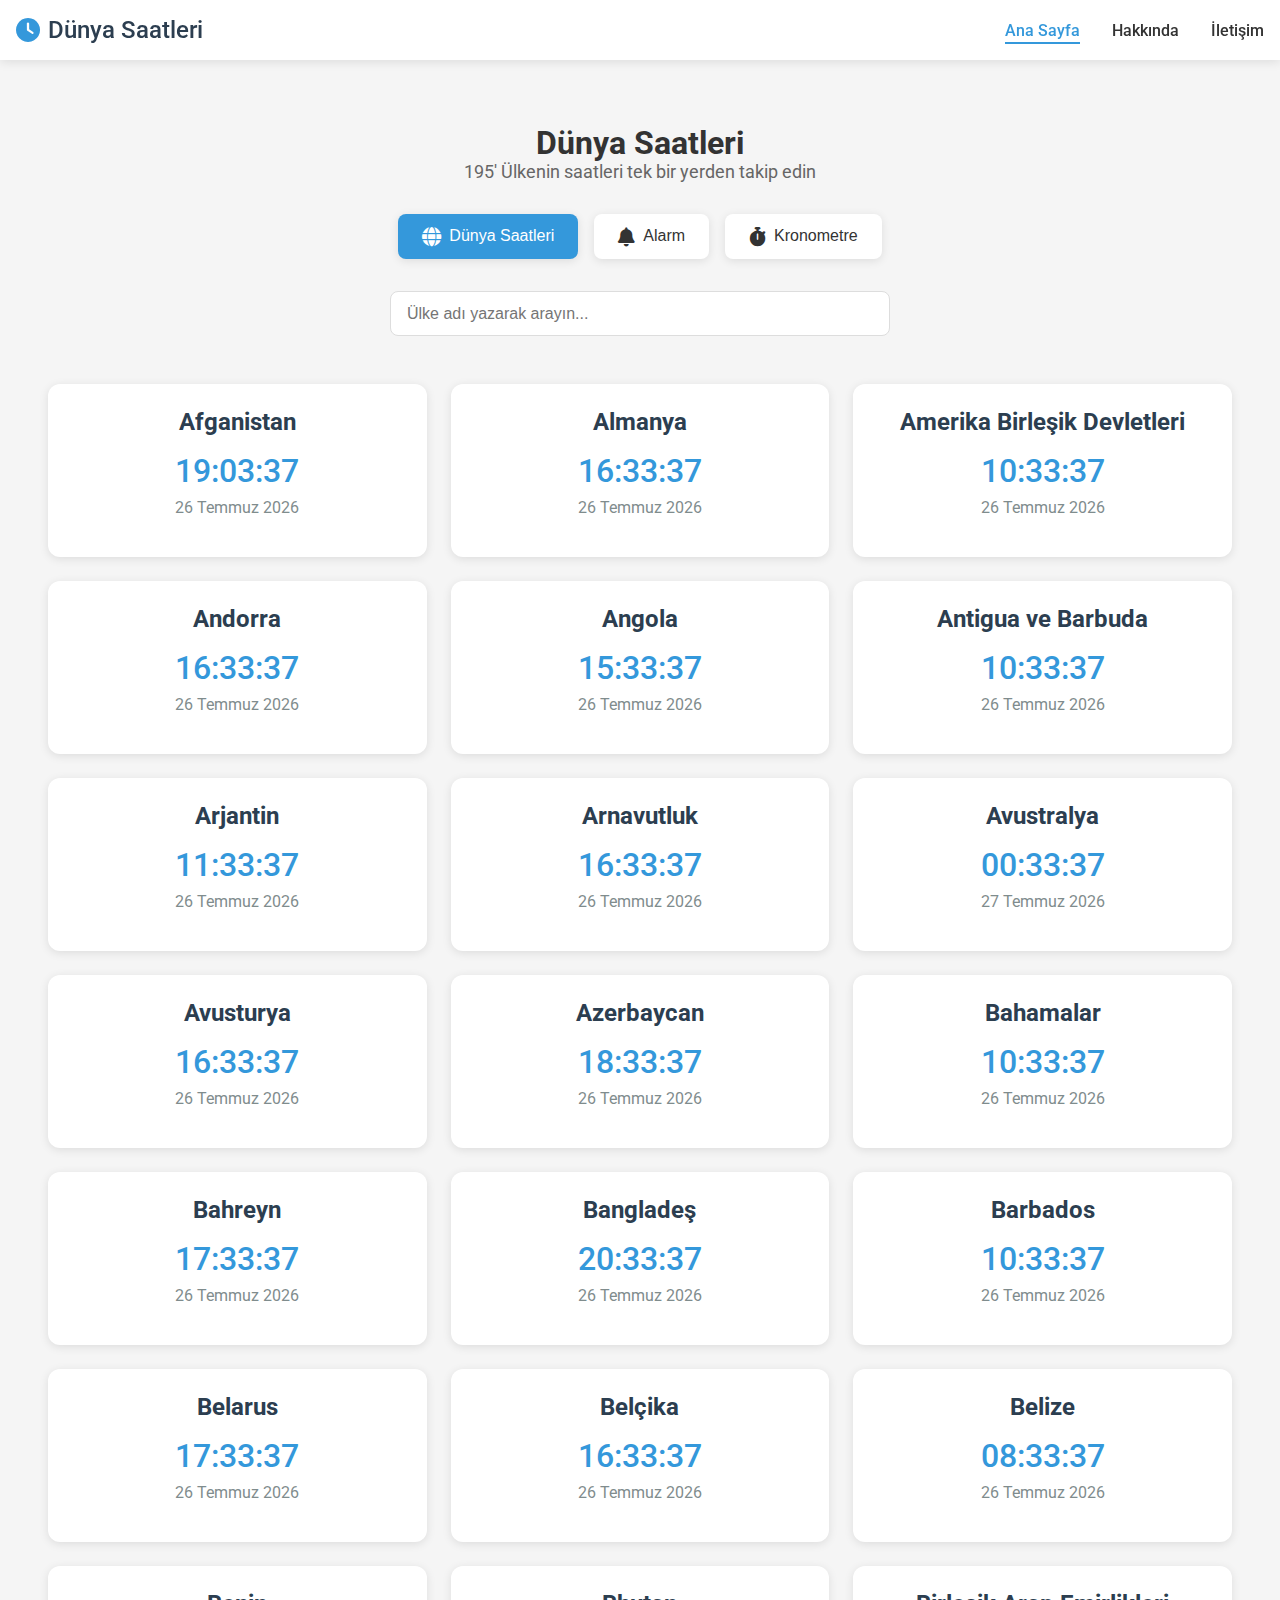
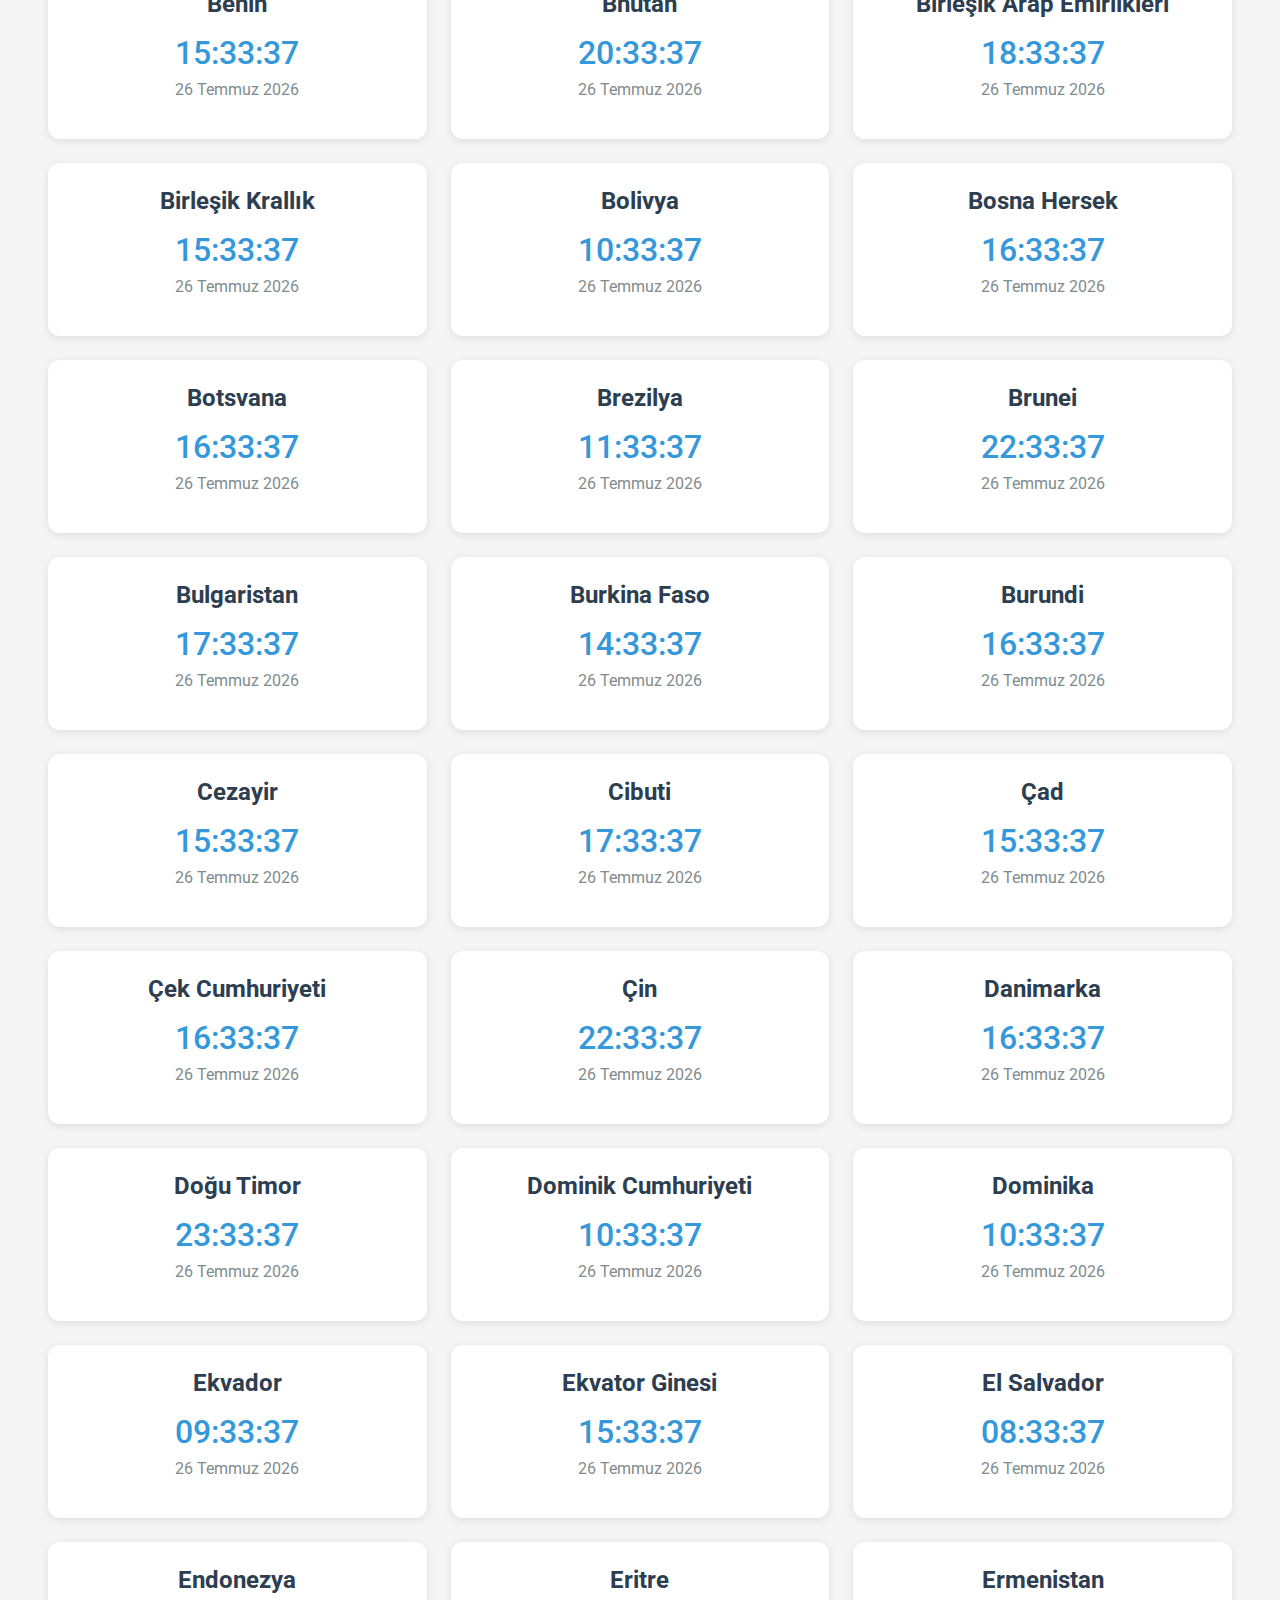
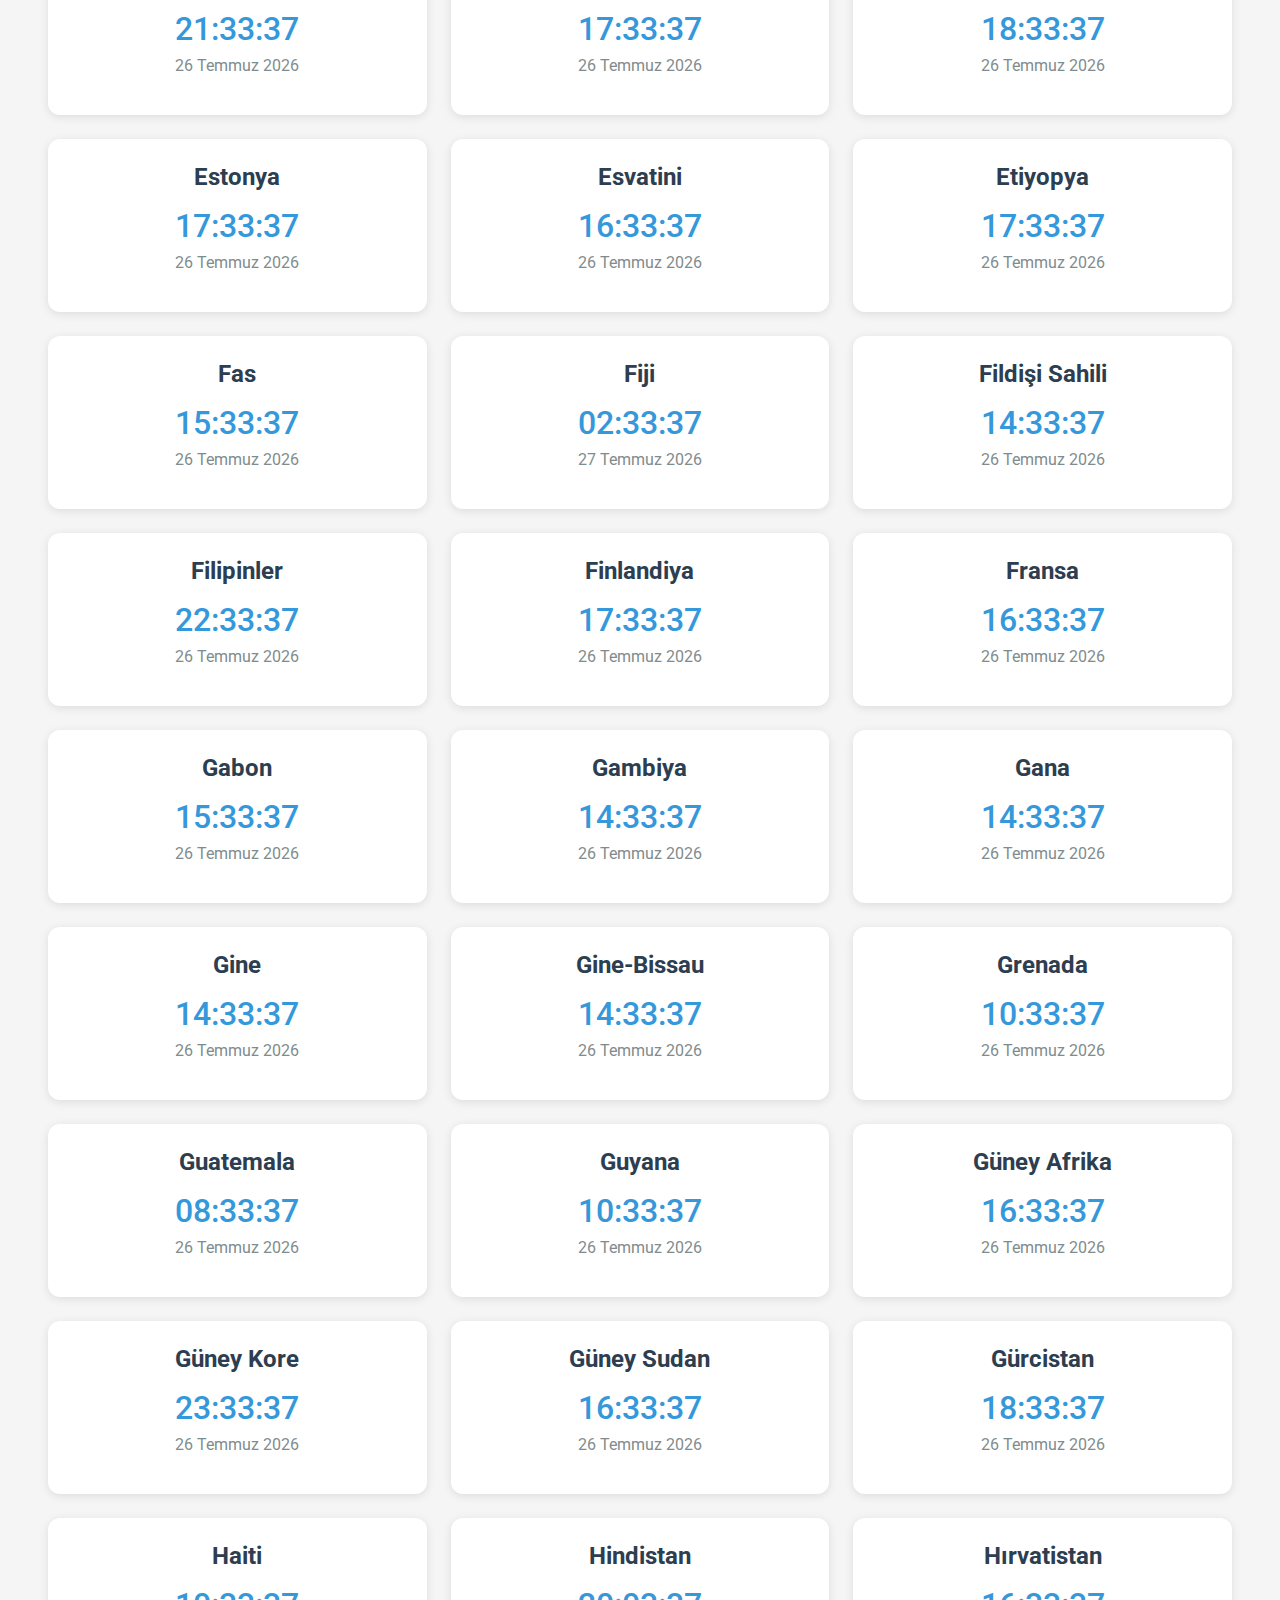
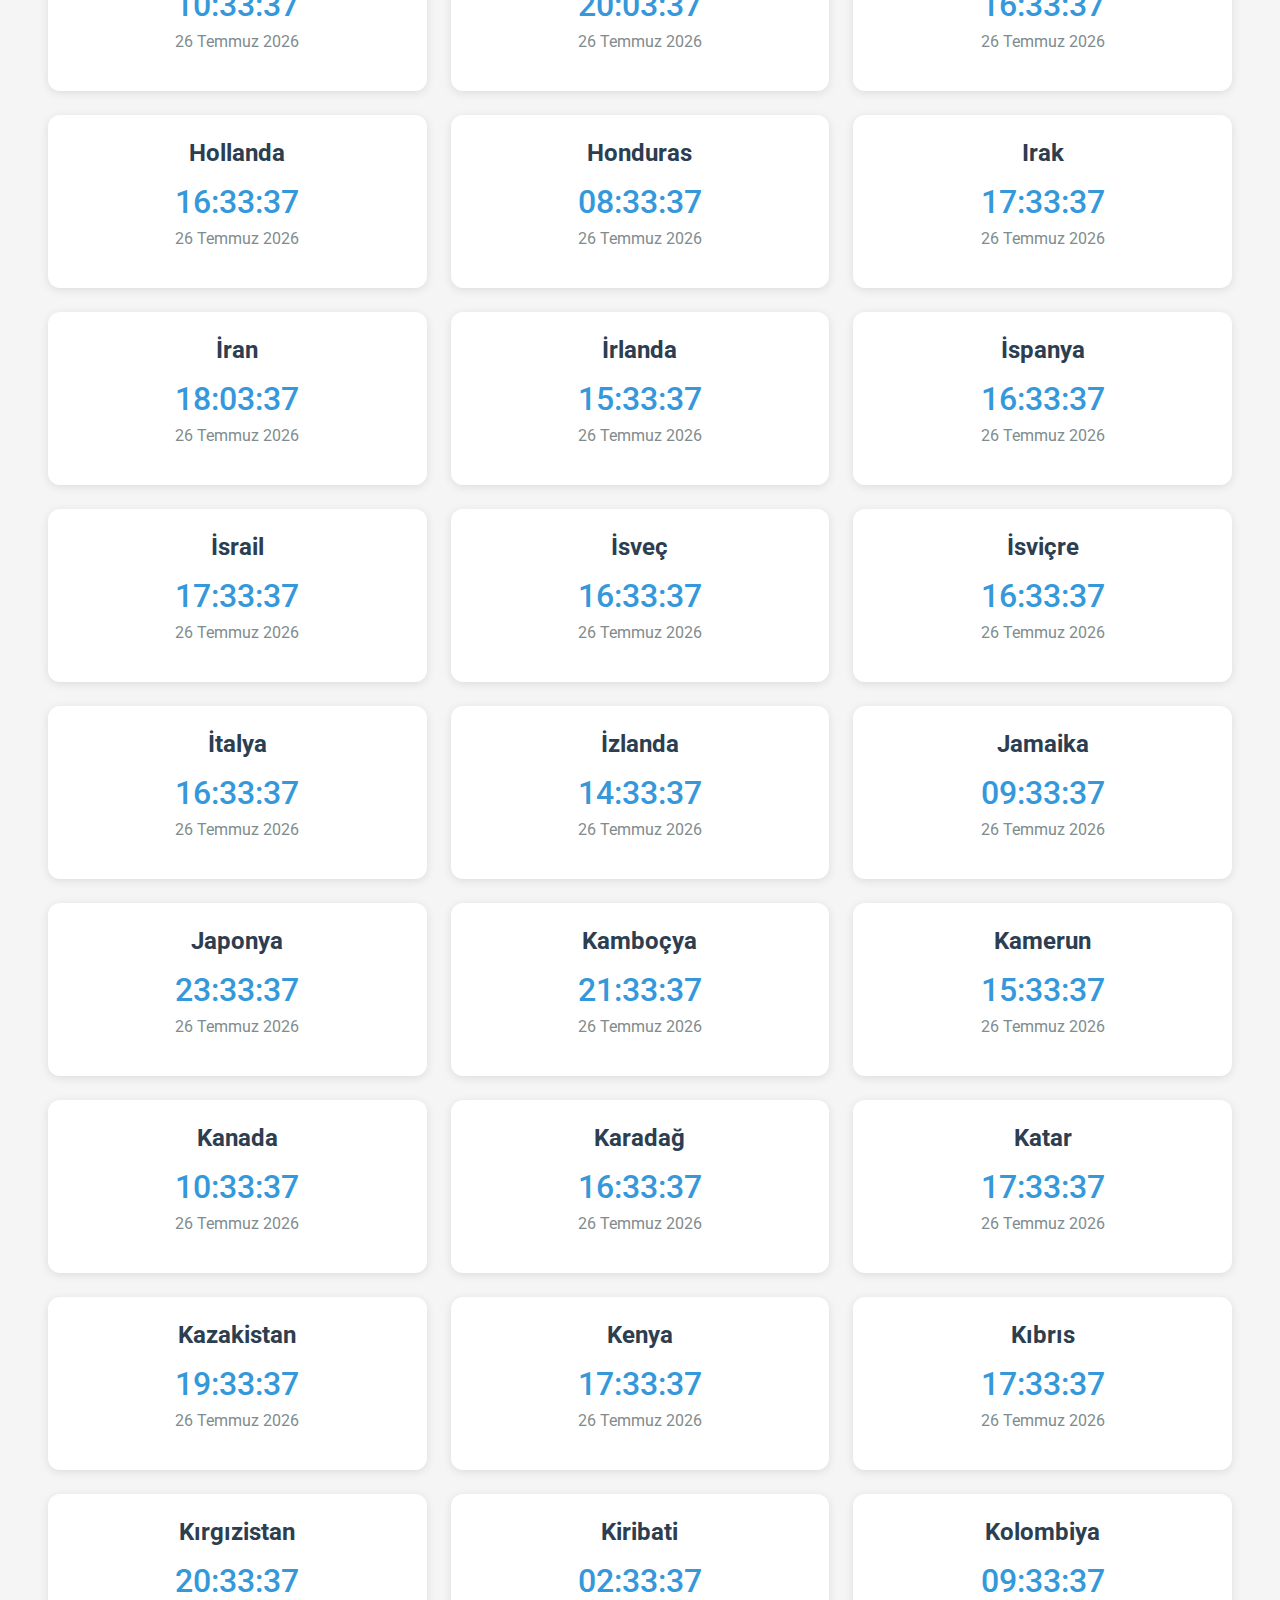
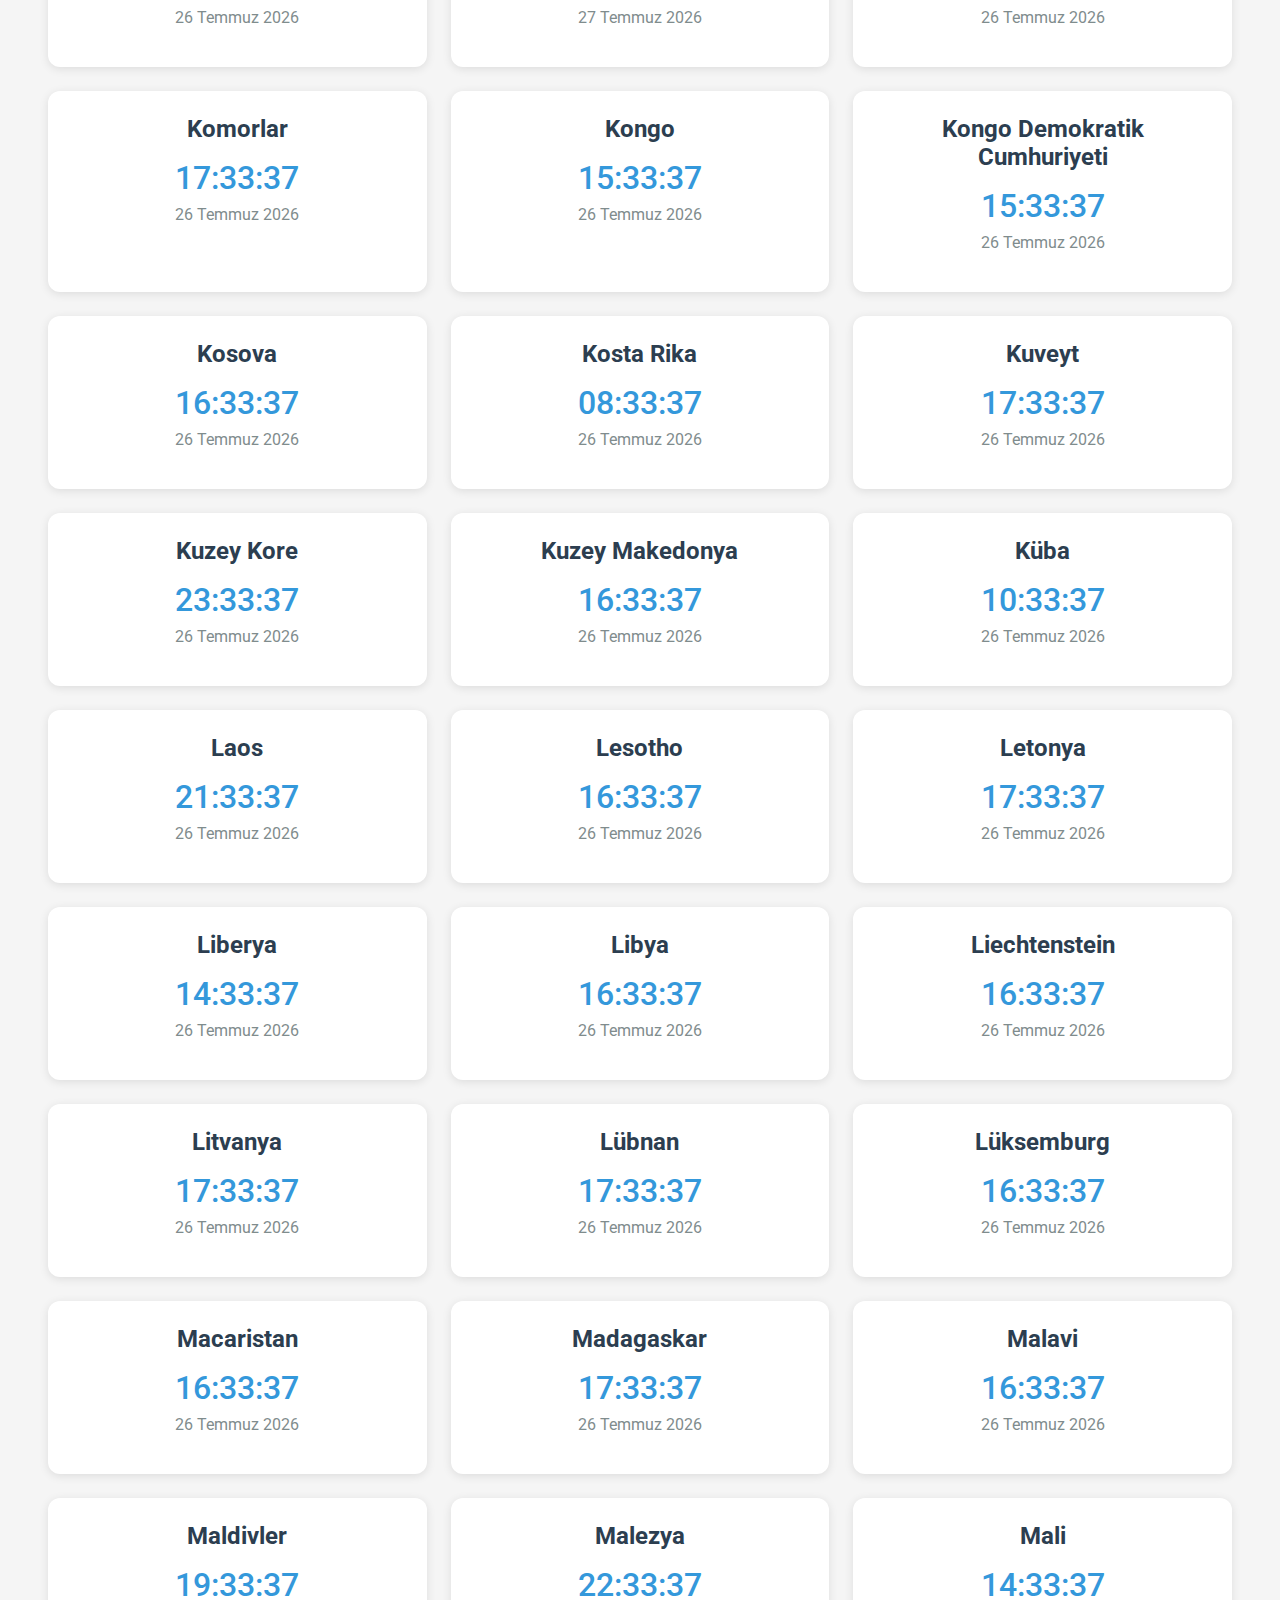
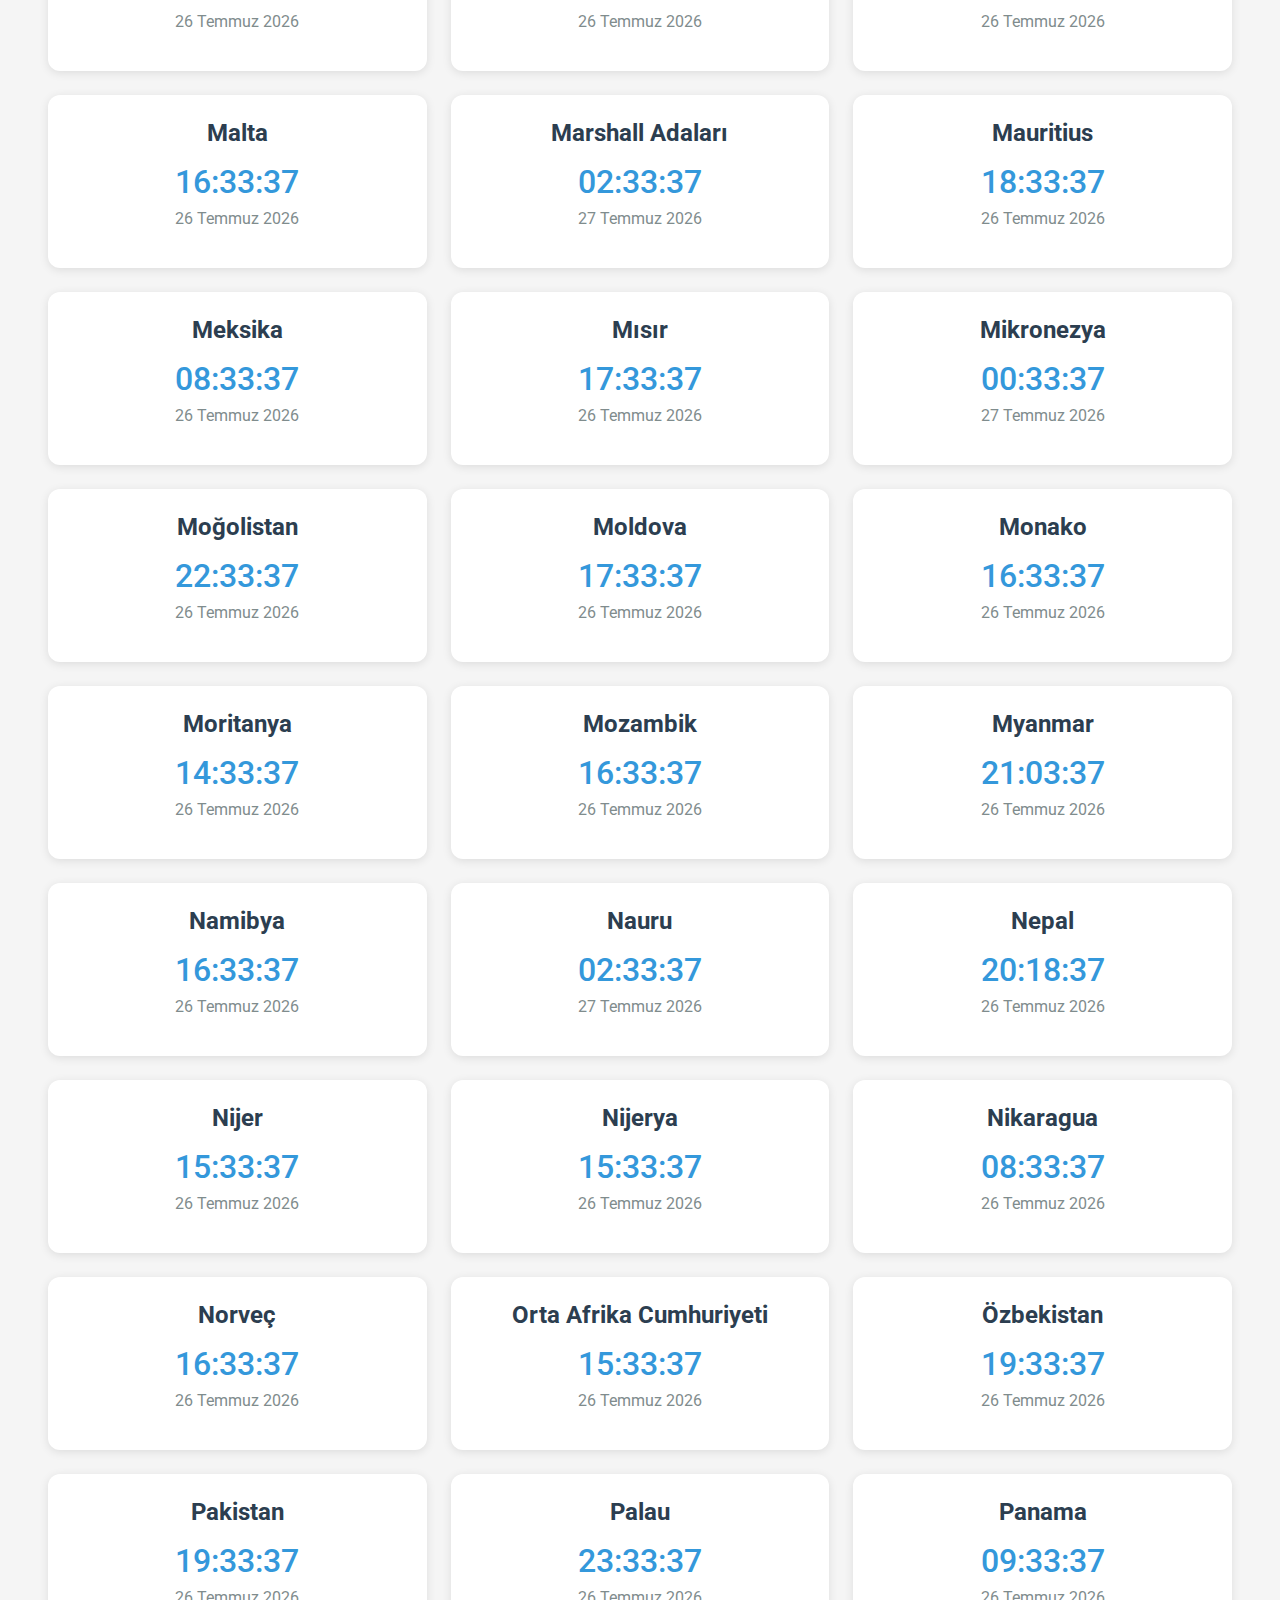
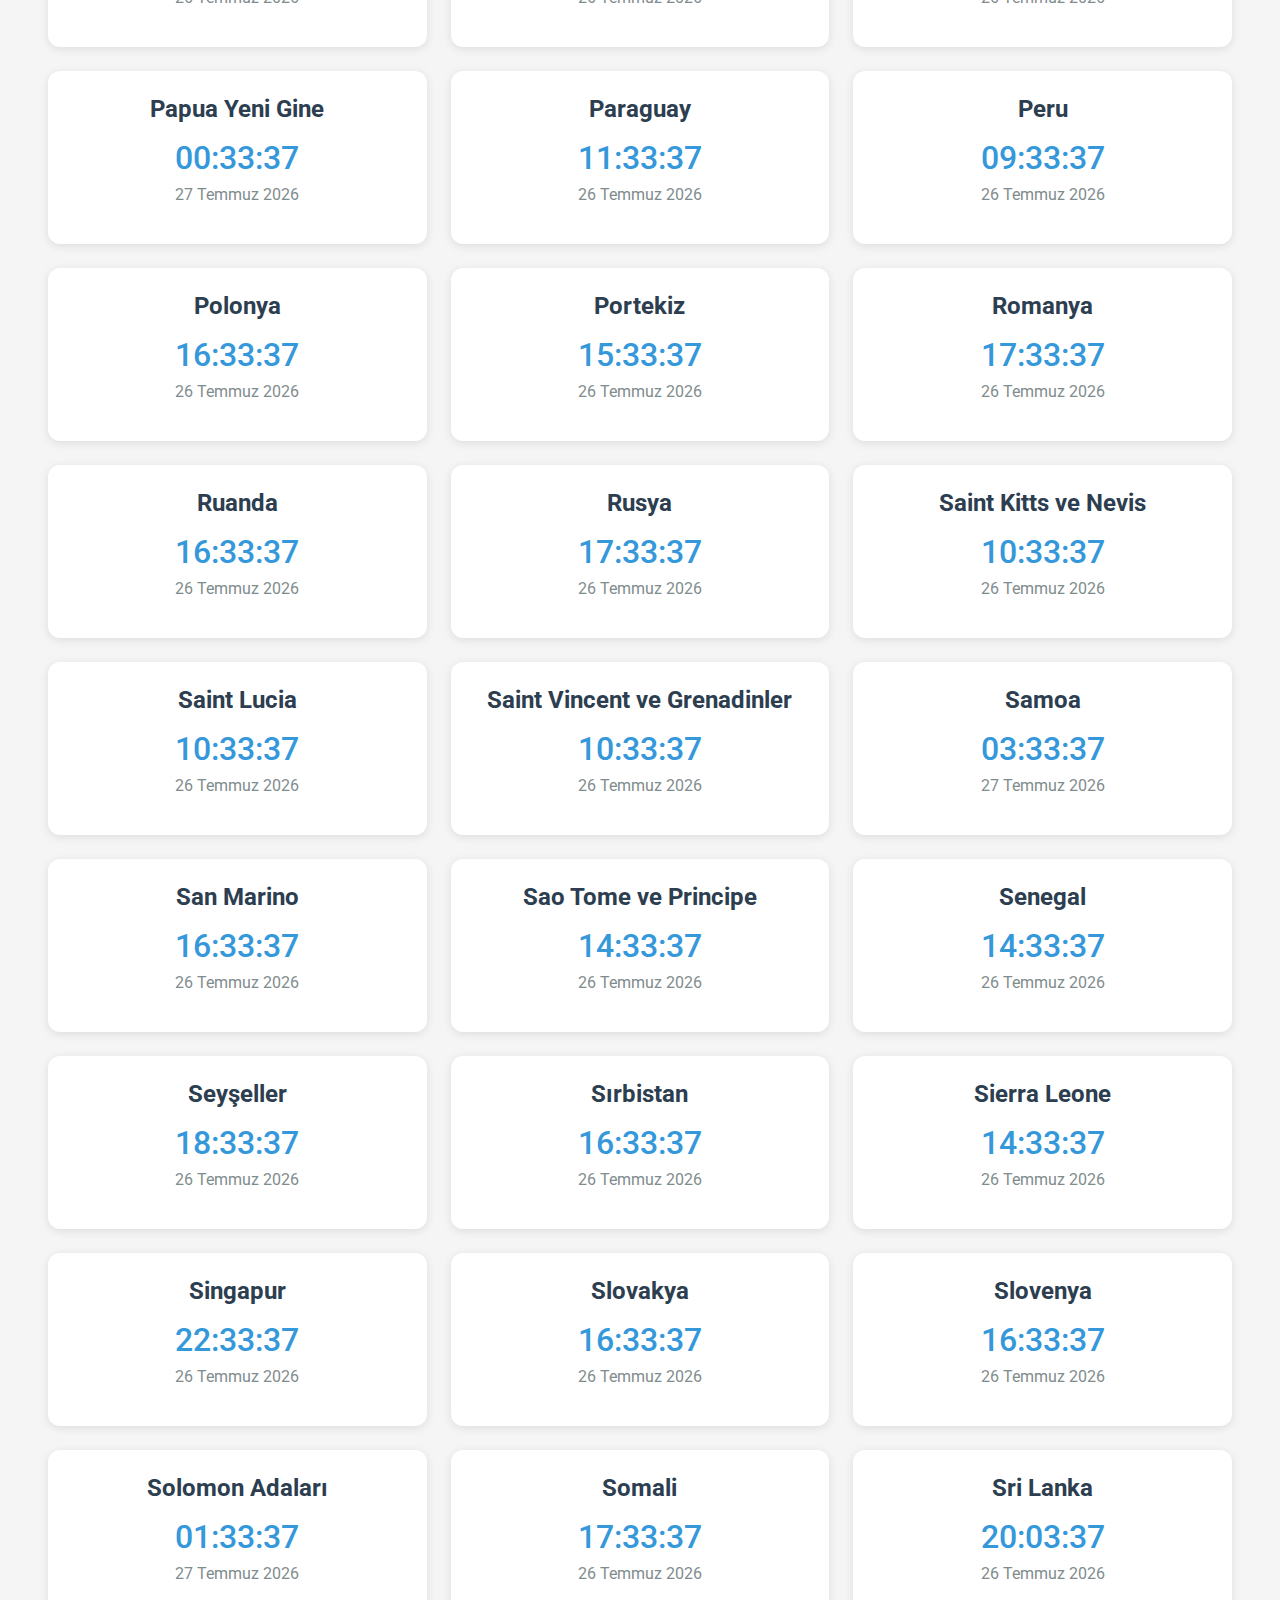
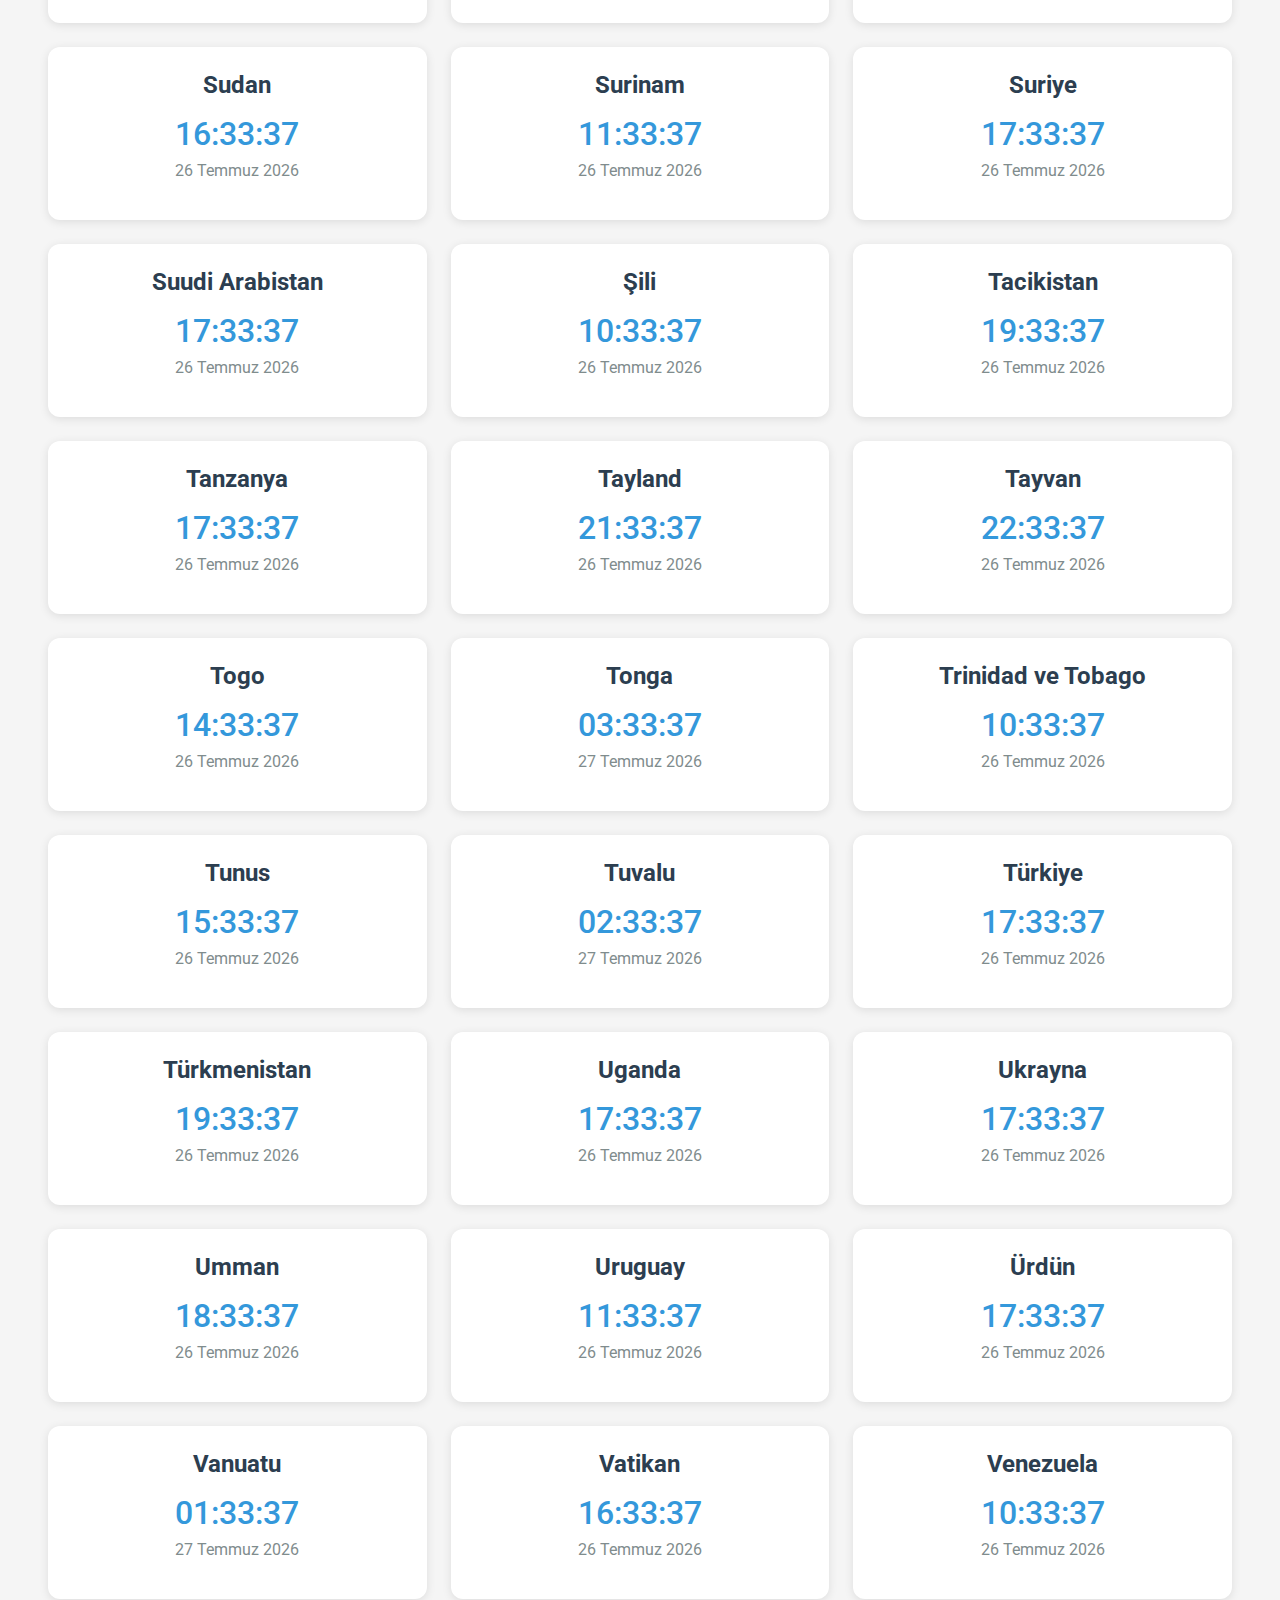
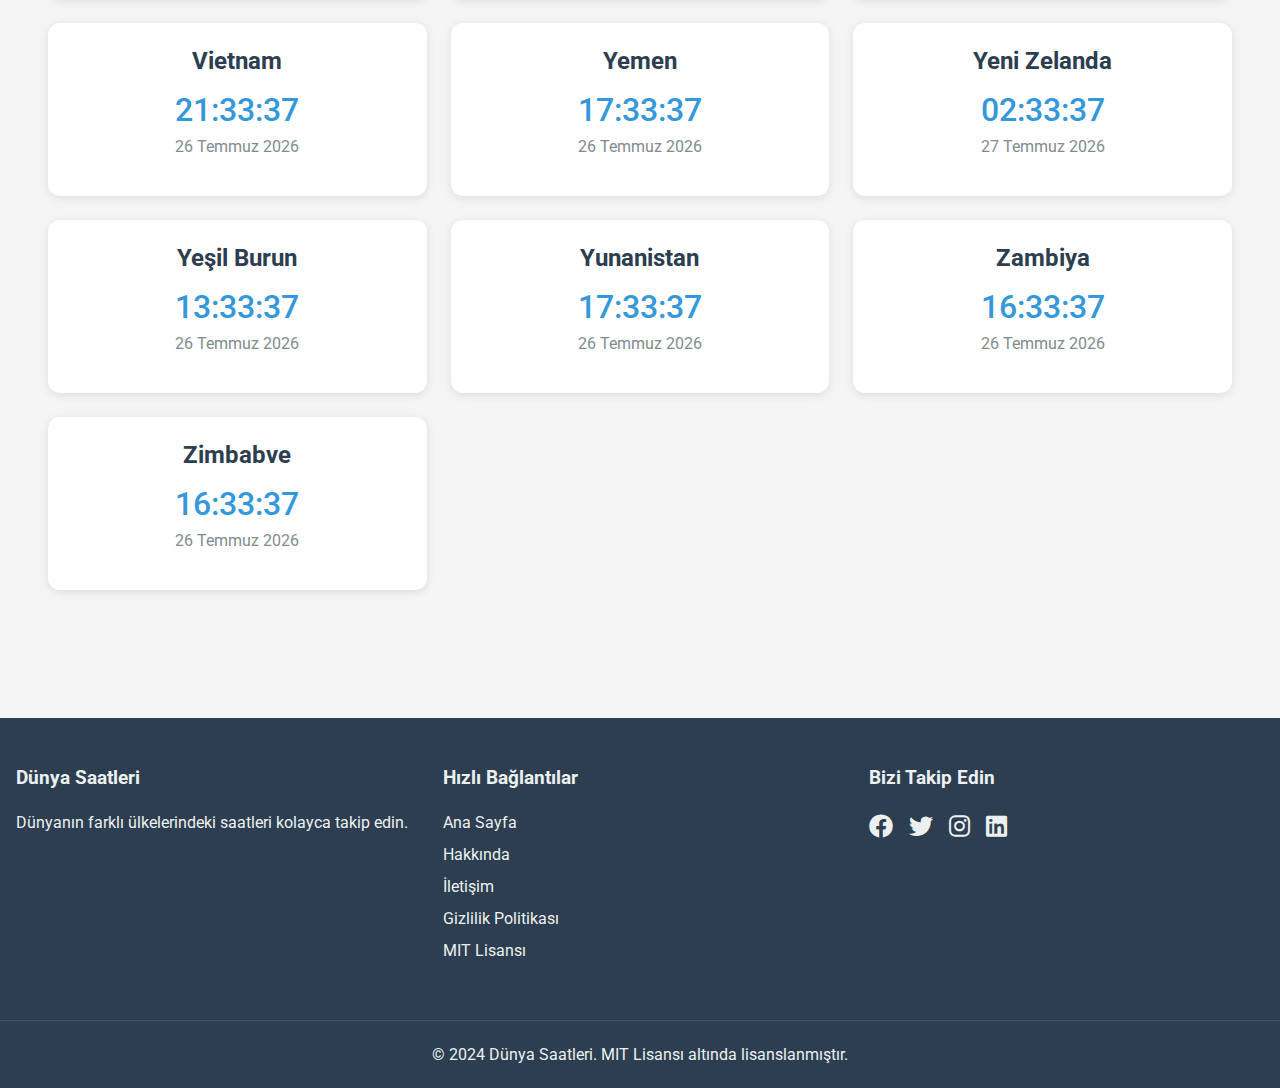
<file: index.html>
<!DOCTYPE html>
<html lang="tr">
<head>
    <meta charset="UTF-8">
    <meta name="viewport" content="width=device-width, initial-scale=1.0">
    <meta name="description" content="195 ülkenin saatlerini tek bir yerden takip edin">
    <meta name="keywords" content="dünya saatleri, saat dilimleri, alarm, kronometre">
    <meta name="author" content="Dünya Saatleri">
    <meta name="theme-color" content="#3498db">
    <meta name="apple-mobile-web-app-capable" content="yes">
    <meta name="apple-mobile-web-app-status-bar-style" content="black">
    <meta name="apple-mobile-web-app-title" content="Dünya Saatleri">
    <meta name="application-name" content="Dünya Saatleri">
    <meta name="msapplication-TileColor" content="#3498db">
    <meta name="msapplication-config" content="browserconfig.xml">
    <meta property="og:title" content="Dünya Saatleri">
    <meta property="og:description" content="195 ülkenin saatlerini tek bir yerden takip edin">
    <meta property="og:image" content="icons/icon-512x512.png">
    <meta property="og:url" content="https://dunyasaatleri.com">
    <meta name="twitter:card" content="summary_large_image">
    <meta name="license" content="MIT">
    <title>Dünya Saatleri</title>
    <link rel="stylesheet" href="style.css">
    <link href="https://fonts.googleapis.com/css2?family=Roboto:wght@300;400;500&display=swap" rel="stylesheet">
    <link rel="stylesheet" href="https://cdnjs.cloudflare.com/ajax/libs/font-awesome/6.0.0/css/all.min.css">
    <link rel="manifest" href="manifest.json">
    <link rel="icon" type="image/x-icon" href="favicon.ico">
    <link rel="apple-touch-icon" sizes="180x180" href="icons/apple-touch-icon.png">
    <link rel="icon" type="image/png" sizes="32x32" href="icons/favicon-32x32.png">
    <link rel="icon" type="image/png" sizes="16x16" href="icons/favicon-16x16.png">
    <link rel="mask-icon" href="icons/safari-pinned-tab.svg" color="#3498db">
</head>
<body>
    <nav class="main-nav">
        <div class="nav-container">
            <div class="logo">
                <a href="index.html">
                    <i class="fas fa-clock"></i>
                    <span>Dünya Saatleri</span>
                </a>
            </div>
            <ul class="nav-links">
                <li><a href="index.html" class="active">Ana Sayfa</a></li>
                <li><a href="hakkinda.html">Hakkında</a></li>
                <li><a href="iletisim.html">İletişim</a></li>
            </ul>
        </div>
    </nav>

    <div class="container">
        <header class="main-header">
            <h1>Dünya Saatleri</h1>
            <p class="subtitle">195' Ülkenin saatleri tek bir yerden takip edin</p>
            
            <div class="tools-container">
                <div class="tool-buttons">
                    <button id="showWorldClock" class="tool-btn active">
                        <i class="fas fa-globe"></i> Dünya Saatleri
                    </button>
                    <button id="showAlarm" class="tool-btn">
                        <i class="fas fa-bell"></i> Alarm
                    </button>
                    <button id="showStopwatch" class="tool-btn">
                        <i class="fas fa-stopwatch"></i> Kronometre
                    </button>
                </div>
            </div>

            <!-- Dünya Saatleri Bölümü -->
            <div id="worldClockSection" class="tool-section active">
                <div class="search-container">
                    <input type="text" id="searchInput" placeholder="Ülke adı yazarak arayın...">
                </div>
                <main class="clock-grid" id="clockGrid"></main>
            </div>

            <!-- Alarm Bölümü -->
            <div id="alarmSection" class="tool-section">
                <div class="alarm-container">
                    <div class="alarm-set">
                        <h2>Yeni Alarm Ekle</h2>
                        <div class="alarm-inputs">
                            <input type="time" id="alarmTime" required>
                            <input type="text" id="alarmName" placeholder="Alarm Adı" required>
                            <button id="setAlarm" class="primary-btn">
                                <i class="fas fa-plus"></i> Alarm Ekle
                            </button>
                        </div>
                    </div>
                    <div class="alarm-list">
                        <h3>Aktif Alarmlar</h3>
                        <div id="activeAlarms" class="active-alarms">
                            <!-- Alarmlar buraya eklenecek -->
                        </div>
                    </div>
                </div>
            </div>

            <!-- Kronometre Bölümü -->
            <div id="stopwatchSection" class="tool-section">
                <div class="stopwatch-container">
                    <div class="stopwatch-display">
                        <span id="stopwatchTime">00:00:00</span>
                        <span id="stopwatchMs">.000</span>
                    </div>
                    <div class="stopwatch-controls">
                        <button id="startStopwatch" class="primary-btn">
                            <i class="fas fa-play"></i> Başlat
                        </button>
                        <button id="pauseStopwatch" class="secondary-btn" disabled>
                            <i class="fas fa-pause"></i> Duraklat
                        </button>
                        <button id="resetStopwatch" class="danger-btn" disabled>
                            <i class="fas fa-undo"></i> Sıfırla
                        </button>
                    </div>
                    <div class="lap-times">
                        <h3>Tur Zamanları</h3>
                        <button id="lapButton" class="secondary-btn" disabled>
                            <i class="fas fa-flag"></i> Tur
                        </button>
                        <ul id="lapList" class="lap-list">
                            <!-- Tur zamanları buraya eklenecek -->
                        </ul>
                    </div>
                </div>
            </div>
        </header>
    </div>

    <footer class="main-footer">
        <div class="footer-content">
            <div class="footer-section">
                <h3>Dünya Saatleri</h3>
                <p>Dünyanın farklı ülkelerindeki saatleri kolayca takip edin.</p>
            </div>
            <div class="footer-section">
                <h3>Hızlı Bağlantılar</h3>
                <ul>
                    <li><a href="index.html">Ana Sayfa</a></li>
                    <li><a href="hakkinda.html">Hakkında</a></li>
                    <li><a href="iletisim.html">İletişim</a></li>
                    <li><a href="gizlilik-politikasi.html">Gizlilik Politikası</a></li>
                    <li><a href="license.html">MIT Lisansı</a></li>
                </ul>
            </div>
            <div class="footer-section">
                <h3>Bizi Takip Edin</h3>
                <div class="social-links">
                    <a href="#" target="_blank"><i class="fab fa-facebook"></i></a>
                    <a href="#" target="_blank"><i class="fab fa-twitter"></i></a>
                    <a href="#" target="_blank"><i class="fab fa-instagram"></i></a>
                    <a href="#" target="_blank"><i class="fab fa-linkedin"></i></a>
                </div>
            </div>
        </div>
        <div class="footer-bottom">
            <p>&copy; 2024 Dünya Saatleri. MIT Lisansı altında lisanslanmıştır.</p>
        </div>
    </footer>

    <script src="script.js"></script>
    <script src="tools.js"></script>
</body>
</html>
</file>
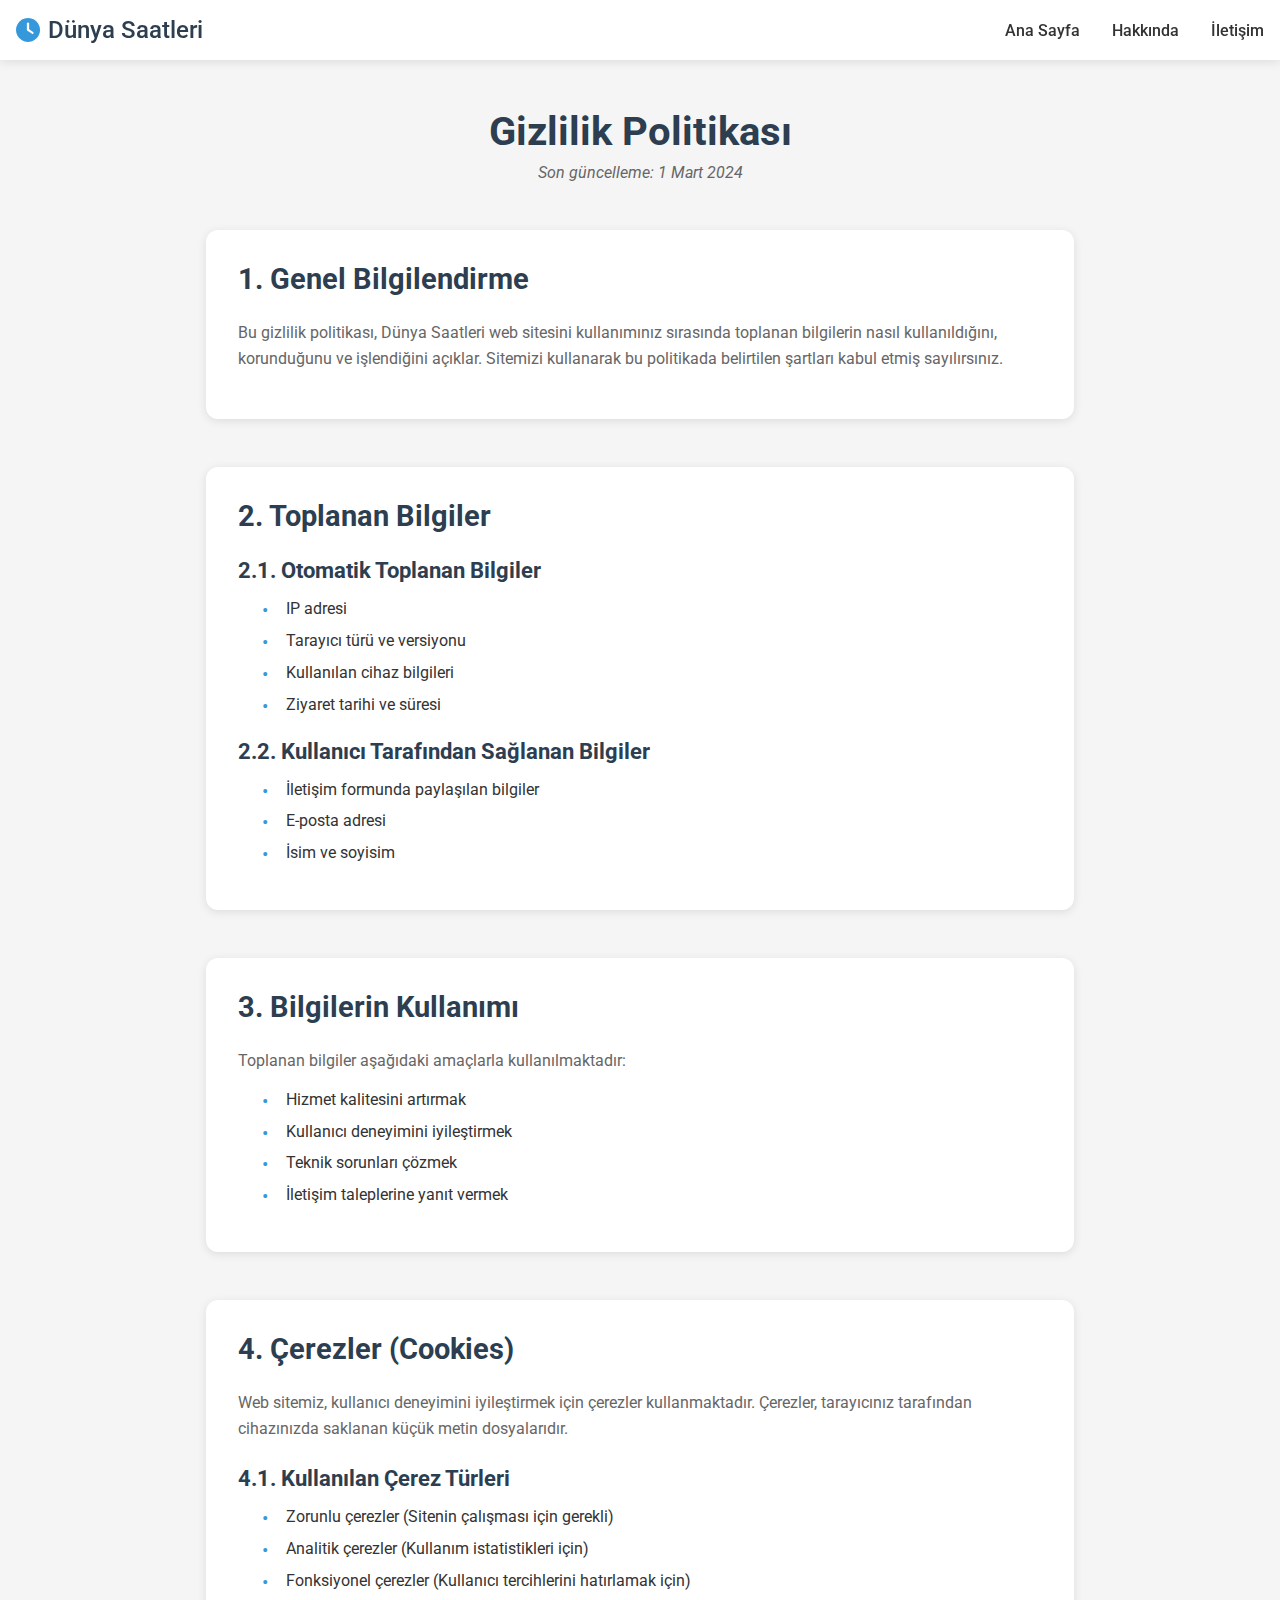
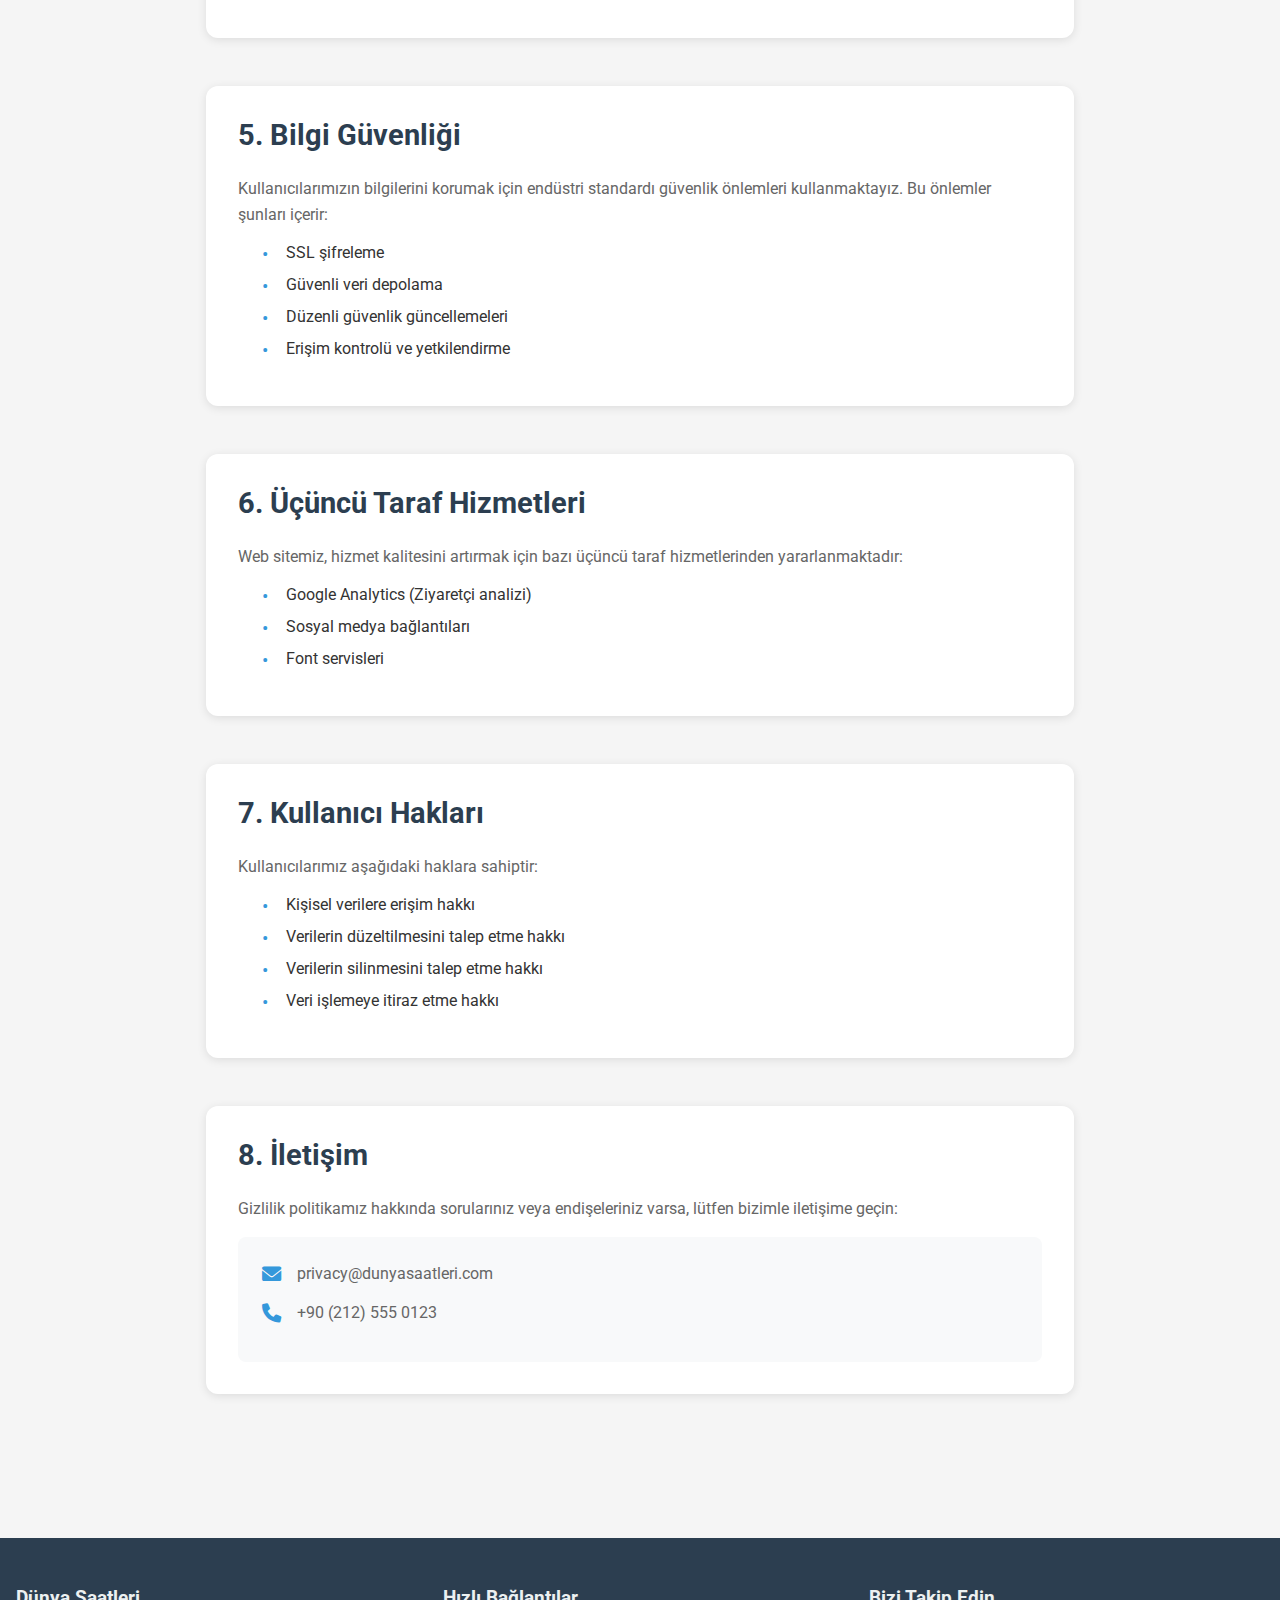
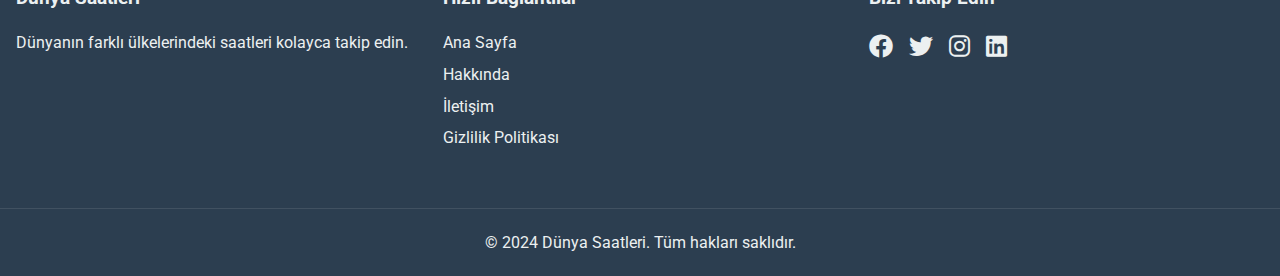
<file: gizlilik-politikasi.html>
<!DOCTYPE html>
<html lang="tr">
<head>
    <meta charset="UTF-8">
    <meta name="viewport" content="width=device-width, initial-scale=1.0">
    <title>Gizlilik Politikası - Dünya Saatleri</title>
    <link rel="stylesheet" href="style.css">
    <link href="https://fonts.googleapis.com/css2?family=Roboto:wght@300;400;500&display=swap" rel="stylesheet">
    <link rel="stylesheet" href="https://cdnjs.cloudflare.com/ajax/libs/font-awesome/6.0.0/css/all.min.css">
</head>
<body>
    <nav class="main-nav">
        <div class="nav-container">
            <div class="logo">
                <a href="index.html">
                    <i class="fas fa-clock"></i>
                    <span>Dünya Saatleri</span>
                </a>
            </div>
            <ul class="nav-links">
                <li><a href="index.html">Ana Sayfa</a></li>
                <li><a href="hakkinda.html">Hakkında</a></li>
                <li><a href="iletisim.html">İletişim</a></li>
            </ul>
        </div>
    </nav>

    <div class="container">
        <div class="privacy-content">
            <h1>Gizlilik Politikası</h1>
            <p class="last-updated">Son güncelleme: 1 Mart 2024</p>

            <div class="privacy-section">
                <h2>1. Genel Bilgilendirme</h2>
                <p>Bu gizlilik politikası, Dünya Saatleri web sitesini kullanımınız sırasında toplanan bilgilerin nasıl kullanıldığını, korunduğunu ve işlendiğini açıklar. Sitemizi kullanarak bu politikada belirtilen şartları kabul etmiş sayılırsınız.</p>
            </div>

            <div class="privacy-section">
                <h2>2. Toplanan Bilgiler</h2>
                <h3>2.1. Otomatik Toplanan Bilgiler</h3>
                <ul class="privacy-list">
                    <li>IP adresi</li>
                    <li>Tarayıcı türü ve versiyonu</li>
                    <li>Kullanılan cihaz bilgileri</li>
                    <li>Ziyaret tarihi ve süresi</li>
                </ul>

                <h3>2.2. Kullanıcı Tarafından Sağlanan Bilgiler</h3>
                <ul class="privacy-list">
                    <li>İletişim formunda paylaşılan bilgiler</li>
                    <li>E-posta adresi</li>
                    <li>İsim ve soyisim</li>
                </ul>
            </div>

            <div class="privacy-section">
                <h2>3. Bilgilerin Kullanımı</h2>
                <p>Toplanan bilgiler aşağıdaki amaçlarla kullanılmaktadır:</p>
                <ul class="privacy-list">
                    <li>Hizmet kalitesini artırmak</li>
                    <li>Kullanıcı deneyimini iyileştirmek</li>
                    <li>Teknik sorunları çözmek</li>
                    <li>İletişim taleplerine yanıt vermek</li>
                </ul>
            </div>

            <div class="privacy-section">
                <h2>4. Çerezler (Cookies)</h2>
                <p>Web sitemiz, kullanıcı deneyimini iyileştirmek için çerezler kullanmaktadır. Çerezler, tarayıcınız tarafından cihazınızda saklanan küçük metin dosyalarıdır.</p>
                <h3>4.1. Kullanılan Çerez Türleri</h3>
                <ul class="privacy-list">
                    <li>Zorunlu çerezler (Sitenin çalışması için gerekli)</li>
                    <li>Analitik çerezler (Kullanım istatistikleri için)</li>
                    <li>Fonksiyonel çerezler (Kullanıcı tercihlerini hatırlamak için)</li>
                </ul>
            </div>

            <div class="privacy-section">
                <h2>5. Bilgi Güvenliği</h2>
                <p>Kullanıcılarımızın bilgilerini korumak için endüstri standardı güvenlik önlemleri kullanmaktayız. Bu önlemler şunları içerir:</p>
                <ul class="privacy-list">
                    <li>SSL şifreleme</li>
                    <li>Güvenli veri depolama</li>
                    <li>Düzenli güvenlik güncellemeleri</li>
                    <li>Erişim kontrolü ve yetkilendirme</li>
                </ul>
            </div>

            <div class="privacy-section">
                <h2>6. Üçüncü Taraf Hizmetleri</h2>
                <p>Web sitemiz, hizmet kalitesini artırmak için bazı üçüncü taraf hizmetlerinden yararlanmaktadır:</p>
                <ul class="privacy-list">
                    <li>Google Analytics (Ziyaretçi analizi)</li>
                    <li>Sosyal medya bağlantıları</li>
                    <li>Font servisleri</li>
                </ul>
            </div>

            <div class="privacy-section">
                <h2>7. Kullanıcı Hakları</h2>
                <p>Kullanıcılarımız aşağıdaki haklara sahiptir:</p>
                <ul class="privacy-list">
                    <li>Kişisel verilere erişim hakkı</li>
                    <li>Verilerin düzeltilmesini talep etme hakkı</li>
                    <li>Verilerin silinmesini talep etme hakkı</li>
                    <li>Veri işlemeye itiraz etme hakkı</li>
                </ul>
            </div>

            <div class="privacy-section">
                <h2>8. İletişim</h2>
                <p>Gizlilik politikamız hakkında sorularınız veya endişeleriniz varsa, lütfen bizimle iletişime geçin:</p>
                <div class="contact-info-privacy">
                    <p><i class="fas fa-envelope"></i> privacy@dunyasaatleri.com</p>
                    <p><i class="fas fa-phone"></i> +90 (212) 555 0123</p>
                </div>
            </div>
        </div>
    </div>

    <footer class="main-footer">
        <div class="footer-content">
            <div class="footer-section">
                <h3>Dünya Saatleri</h3>
                <p>Dünyanın farklı ülkelerindeki saatleri kolayca takip edin.</p>
            </div>
            <div class="footer-section">
                <h3>Hızlı Bağlantılar</h3>
                <ul>
                    <li><a href="index.html">Ana Sayfa</a></li>
                    <li><a href="hakkinda.html">Hakkında</a></li>
                    <li><a href="iletisim.html">İletişim</a></li>
                    <li><a href="gizlilik-politikasi.html">Gizlilik Politikası</a></li>
                </ul>
            </div>
            <div class="footer-section">
                <h3>Bizi Takip Edin</h3>
                <div class="social-links">
                    <a href="#" target="_blank"><i class="fab fa-facebook"></i></a>
                    <a href="#" target="_blank"><i class="fab fa-twitter"></i></a>
                    <a href="#" target="_blank"><i class="fab fa-instagram"></i></a>
                    <a href="#" target="_blank"><i class="fab fa-linkedin"></i></a>
                </div>
            </div>
        </div>
        <div class="footer-bottom">
            <p>&copy; 2024 Dünya Saatleri. Tüm hakları saklıdır.</p>
        </div>
    </footer>
</body>
</html>
</file>
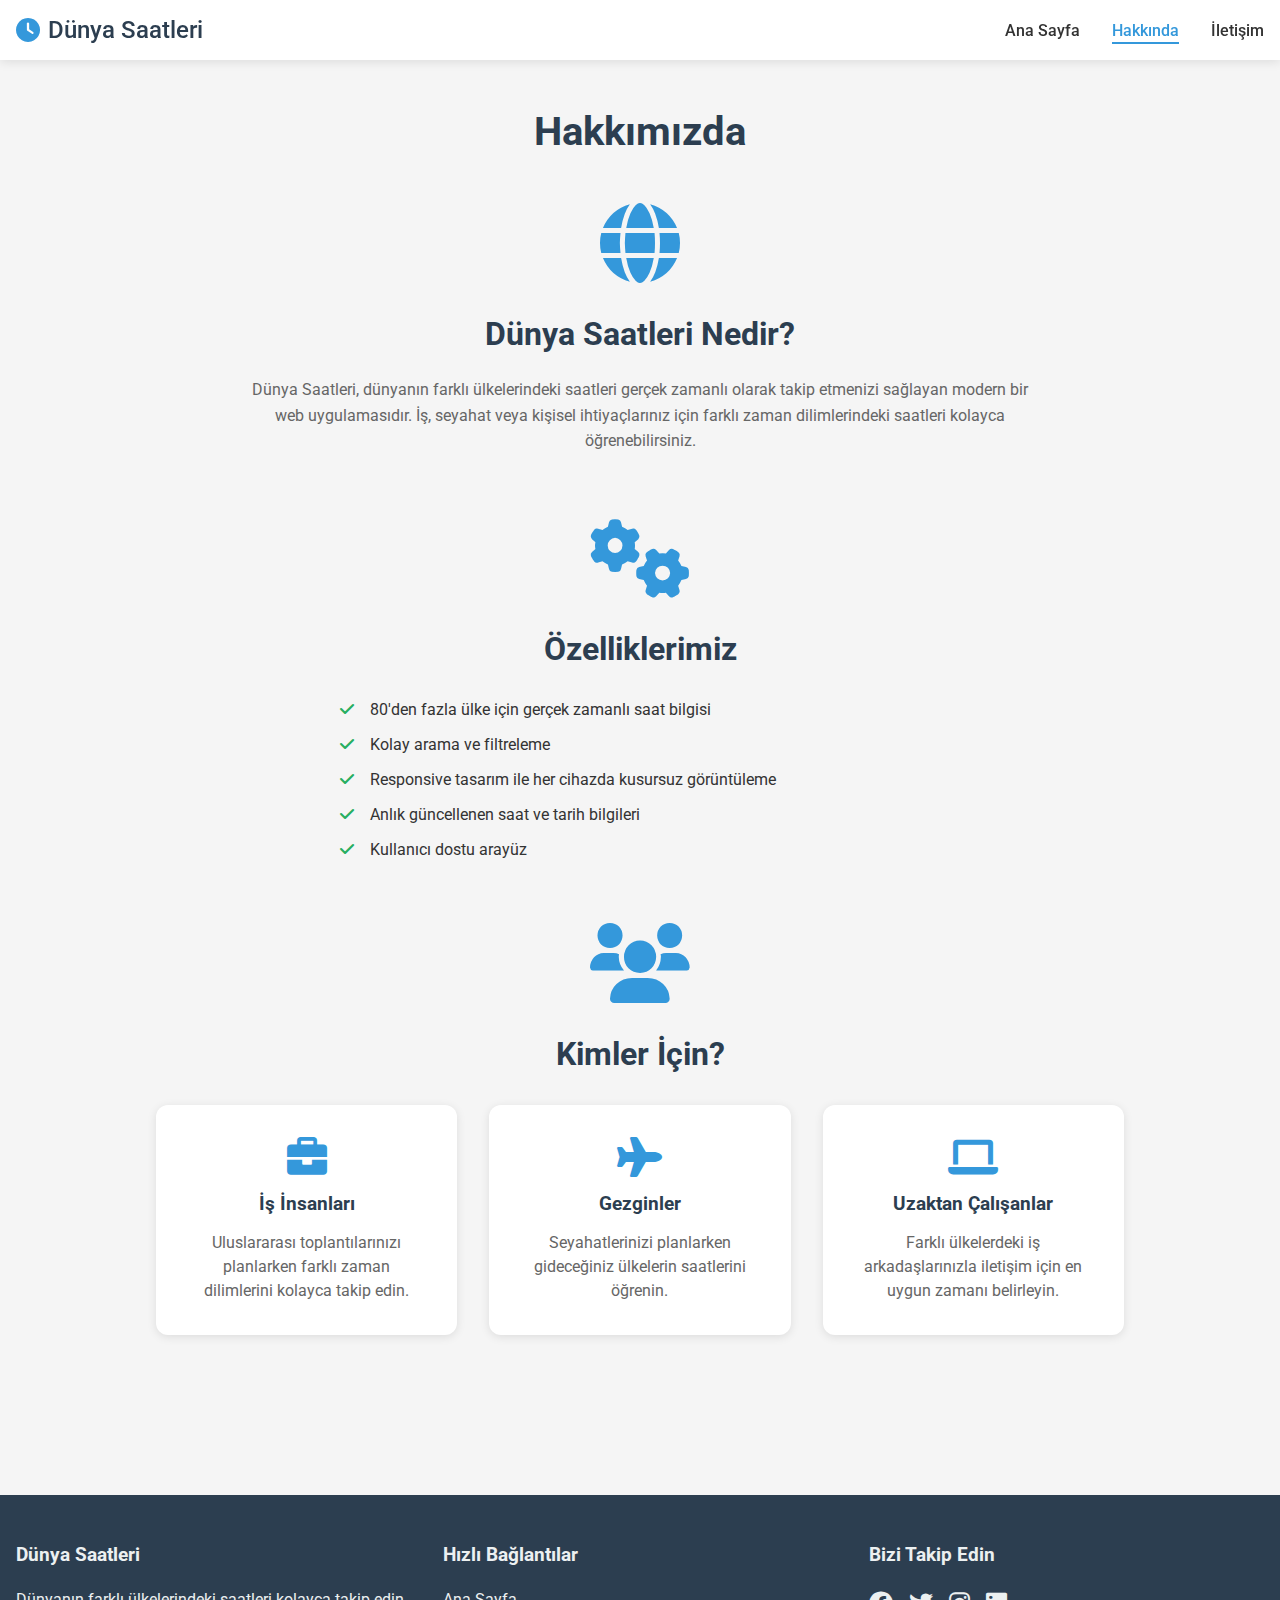
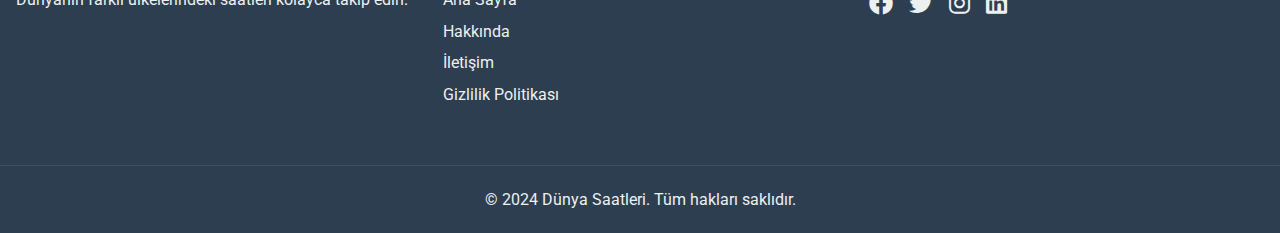
<file: hakkinda.html>
<!DOCTYPE html>
<html lang="tr">
<head>
    <meta charset="UTF-8">
    <meta name="viewport" content="width=device-width, initial-scale=1.0">
    <title>Hakkında - Dünya Saatleri</title>
    <link rel="stylesheet" href="style.css">
    <link href="https://fonts.googleapis.com/css2?family=Roboto:wght@300;400;500&display=swap" rel="stylesheet">
    <link rel="stylesheet" href="https://cdnjs.cloudflare.com/ajax/libs/font-awesome/6.0.0/css/all.min.css">
</head>
<body>
    <nav class="main-nav">
        <div class="nav-container">
            <div class="logo">
                <i class="fas fa-clock"></i>
                <span>Dünya Saatleri</span>
            </div>
            <ul class="nav-links">
                <li><a href="index.html">Ana Sayfa</a></li>
                <li><a href="hakkinda.html" class="active">Hakkında</a></li>
                <li><a href="iletisim.html">İletişim</a></li>
            </ul>
        </div>
    </nav>

    <div class="container">
        <div class="about-content">
            <h1>Hakkımızda</h1>
            <div class="about-section">
                <div class="about-image">
                    <i class="fas fa-globe fa-5x"></i>
                </div>
                <h2>Dünya Saatleri Nedir?</h2>
                <p>Dünya Saatleri, dünyanın farklı ülkelerindeki saatleri gerçek zamanlı olarak takip etmenizi sağlayan modern bir web uygulamasıdır. İş, seyahat veya kişisel ihtiyaçlarınız için farklı zaman dilimlerindeki saatleri kolayca öğrenebilirsiniz.</p>
            </div>

            <div class="about-section">
                <div class="about-image">
                    <i class="fas fa-cogs fa-5x"></i>
                </div>
                <h2>Özelliklerimiz</h2>
                <ul class="features-list">
                    <li><i class="fas fa-check"></i> 80'den fazla ülke için gerçek zamanlı saat bilgisi</li>
                    <li><i class="fas fa-check"></i> Kolay arama ve filtreleme</li>
                    <li><i class="fas fa-check"></i> Responsive tasarım ile her cihazda kusursuz görüntüleme</li>
                    <li><i class="fas fa-check"></i> Anlık güncellenen saat ve tarih bilgileri</li>
                    <li><i class="fas fa-check"></i> Kullanıcı dostu arayüz</li>
                </ul>
            </div>

            <div class="about-section">
                <div class="about-image">
                    <i class="fas fa-users fa-5x"></i>
                </div>
                <h2>Kimler İçin?</h2>
                <div class="user-groups">
                    <div class="user-group">
                        <i class="fas fa-briefcase"></i>
                        <h3>İş İnsanları</h3>
                        <p>Uluslararası toplantılarınızı planlarken farklı zaman dilimlerini kolayca takip edin.</p>
                    </div>
                    <div class="user-group">
                        <i class="fas fa-plane"></i>
                        <h3>Gezginler</h3>
                        <p>Seyahatlerinizi planlarken gideceğiniz ülkelerin saatlerini öğrenin.</p>
                    </div>
                    <div class="user-group">
                        <i class="fas fa-laptop"></i>
                        <h3>Uzaktan Çalışanlar</h3>
                        <p>Farklı ülkelerdeki iş arkadaşlarınızla iletişim için en uygun zamanı belirleyin.</p>
                    </div>
                </div>
            </div>
        </div>
    </div>

    <footer class="main-footer">
        <div class="footer-content">
            <div class="footer-section">
                <h3>Dünya Saatleri</h3>
                <p>Dünyanın farklı ülkelerindeki saatleri kolayca takip edin.</p>
            </div>
            <div class="footer-section">
                <h3>Hızlı Bağlantılar</h3>
                <ul>
                    <li><a href="index.html">Ana Sayfa</a></li>
                    <li><a href="hakkinda.html">Hakkında</a></li>
                    <li><a href="iletisim.html">İletişim</a></li>
                    <li><a href="gizlilik-politikasi.html">Gizlilik Politikası</a></li>
                </ul>
            </div>
            <div class="footer-section">
                <h3>Bizi Takip Edin</h3>
                <div class="social-links">
                    <a href="#"><i class="fab fa-facebook"></i></a>
                    <a href="#"><i class="fab fa-twitter"></i></a>
                    <a href="#"><i class="fab fa-instagram"></i></a>
                    <a href="#"><i class="fab fa-linkedin"></i></a>
                </div>
            </div>
        </div>
        <div class="footer-bottom">
            <p>&copy; 2024 Dünya Saatleri. Tüm hakları saklıdır.</p>
        </div>
    </footer>
</body>
</html>
</file>
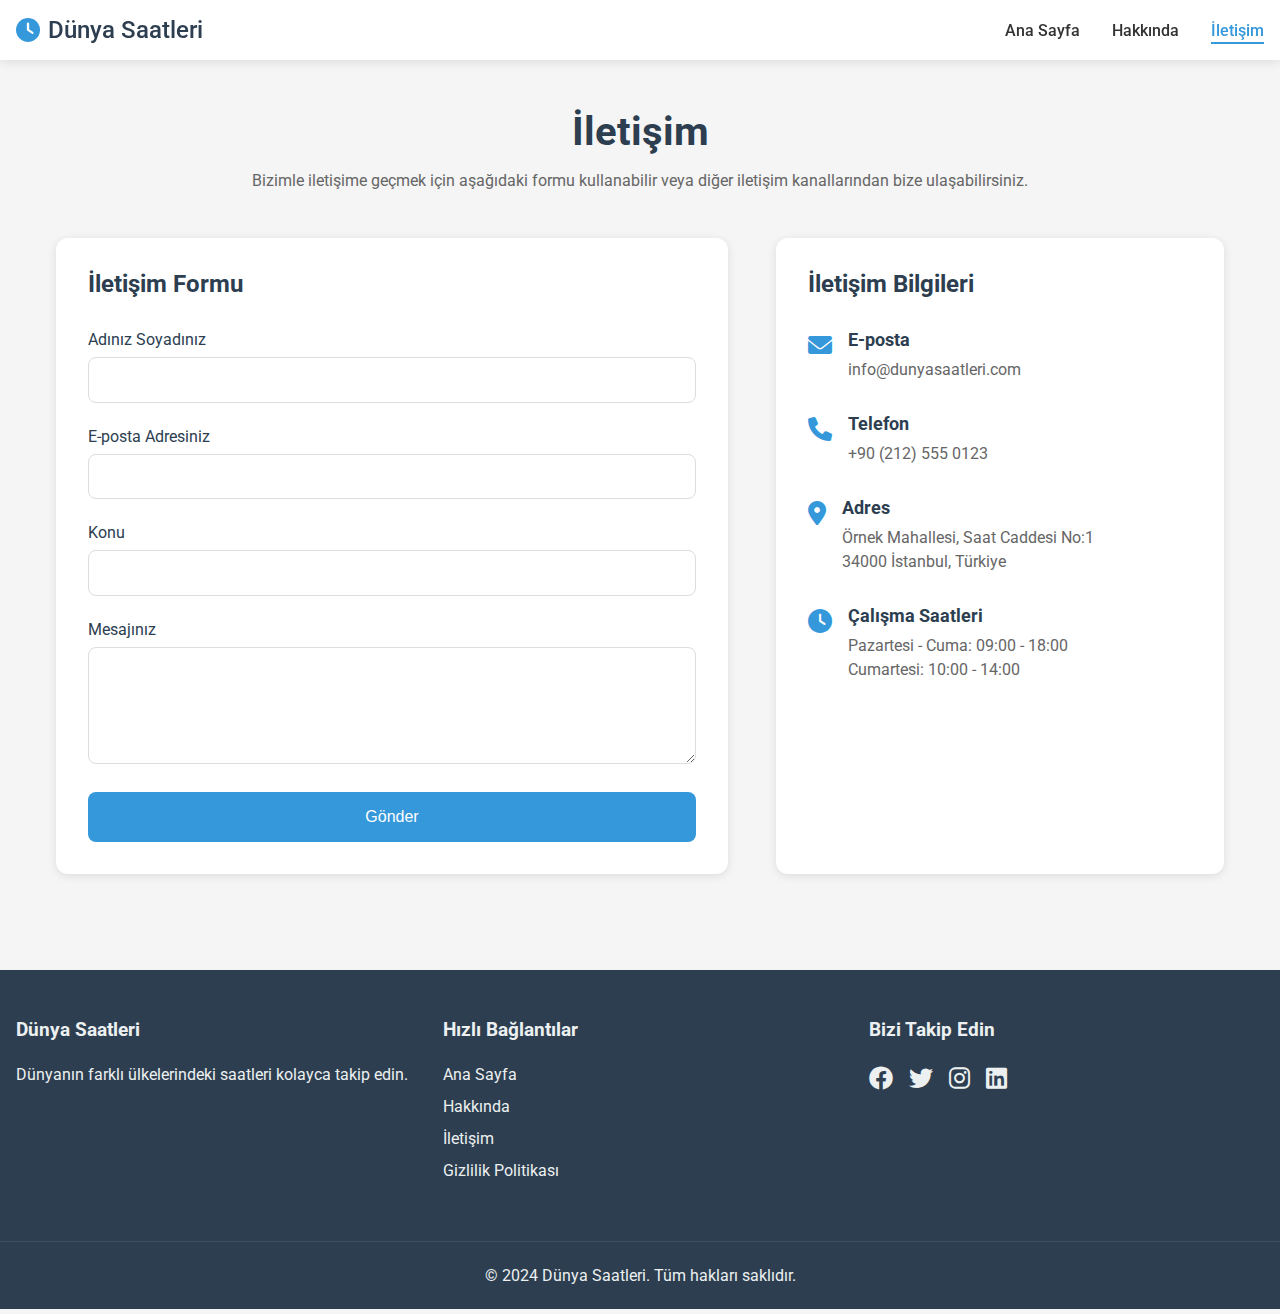
<file: iletisim.html>
<!DOCTYPE html>
<html lang="tr">
<head>
    <meta charset="UTF-8">
    <meta name="viewport" content="width=device-width, initial-scale=1.0">
    <title>İletişim - Dünya Saatleri</title>
    <link rel="stylesheet" href="style.css">
    <link href="https://fonts.googleapis.com/css2?family=Roboto:wght@300;400;500&display=swap" rel="stylesheet">
    <link rel="stylesheet" href="https://cdnjs.cloudflare.com/ajax/libs/font-awesome/6.0.0/css/all.min.css">
</head>
<body>
    <nav class="main-nav">
        <div class="nav-container">
            <div class="logo">
                <i class="fas fa-clock"></i>
                <span>Dünya Saatleri</span>
            </div>
            <ul class="nav-links">
                <li><a href="index.html">Ana Sayfa</a></li>
                <li><a href="hakkinda.html">Hakkında</a></li>
                <li><a href="iletisim.html" class="active">İletişim</a></li>
            </ul>
        </div>
    </nav>

    <div class="container">
        <div class="contact-content">
            <h1>İletişim</h1>
            <p class="contact-intro">Bizimle iletişime geçmek için aşağıdaki formu kullanabilir veya diğer iletişim kanallarından bize ulaşabilirsiniz.</p>

            <div class="contact-grid">
                <div class="contact-form-section">
                    <h2>İletişim Formu</h2>
                    <form class="contact-form" id="contactForm">
                        <div class="form-group">
                            <label for="name">Adınız Soyadınız</label>
                            <input type="text" id="name" name="name" required>
                        </div>
                        <div class="form-group">
                            <label for="email">E-posta Adresiniz</label>
                            <input type="email" id="email" name="email" required>
                        </div>
                        <div class="form-group">
                            <label for="subject">Konu</label>
                            <input type="text" id="subject" name="subject" required>
                        </div>
                        <div class="form-group">
                            <label for="message">Mesajınız</label>
                            <textarea id="message" name="message" rows="5" required></textarea>
                        </div>
                        <button type="submit" class="submit-btn">Gönder</button>
                    </form>
                </div>

                <div class="contact-info-section">
                    <h2>İletişim Bilgileri</h2>
                    <div class="contact-info">
                        <div class="contact-item">
                            <i class="fas fa-envelope"></i>
                            <div class="contact-details">
                                <h3>E-posta</h3>
                                <p>info@dunyasaatleri.com</p>
                            </div>
                        </div>
                        <div class="contact-item">
                            <i class="fas fa-phone"></i>
                            <div class="contact-details">
                                <h3>Telefon</h3>
                                <p>+90 (212) 555 0123</p>
                            </div>
                        </div>
                        <div class="contact-item">
                            <i class="fas fa-map-marker-alt"></i>
                            <div class="contact-details">
                                <h3>Adres</h3>
                                <p>Örnek Mahallesi, Saat Caddesi No:1</p>
                                <p>34000 İstanbul, Türkiye</p>
                            </div>
                        </div>
                        <div class="contact-item">
                            <i class="fas fa-clock"></i>
                            <div class="contact-details">
                                <h3>Çalışma Saatleri</h3>
                                <p>Pazartesi - Cuma: 09:00 - 18:00</p>
                                <p>Cumartesi: 10:00 - 14:00</p>
                            </div>
                        </div>
                    </div>
                </div>
            </div>
        </div>
    </div>

    <footer class="main-footer">
        <div class="footer-content">
            <div class="footer-section">
                <h3>Dünya Saatleri</h3>
                <p>Dünyanın farklı ülkelerindeki saatleri kolayca takip edin.</p>
            </div>
            <div class="footer-section">
                <h3>Hızlı Bağlantılar</h3>
                <ul>
                    <li><a href="index.html">Ana Sayfa</a></li>
                    <li><a href="hakkinda.html">Hakkında</a></li>
                    <li><a href="iletisim.html">İletişim</a></li>
                    <li><a href="gizlilik-politikasi.html">Gizlilik Politikası</a></li>
                </ul>
            </div>
            <div class="footer-section">
                <h3>Bizi Takip Edin</h3>
                <div class="social-links">
                    <a href="#"><i class="fab fa-facebook"></i></a>
                    <a href="#"><i class="fab fa-twitter"></i></a>
                    <a href="#"><i class="fab fa-instagram"></i></a>
                    <a href="#"><i class="fab fa-linkedin"></i></a>
                </div>
            </div>
        </div>
        <div class="footer-bottom">
            <p>&copy; 2024 Dünya Saatleri. Tüm hakları saklıdır.</p>
        </div>
    </footer>

    <script src="script.js"></script>
    <script src="contact.js"></script>
</body>
</html>
</file>
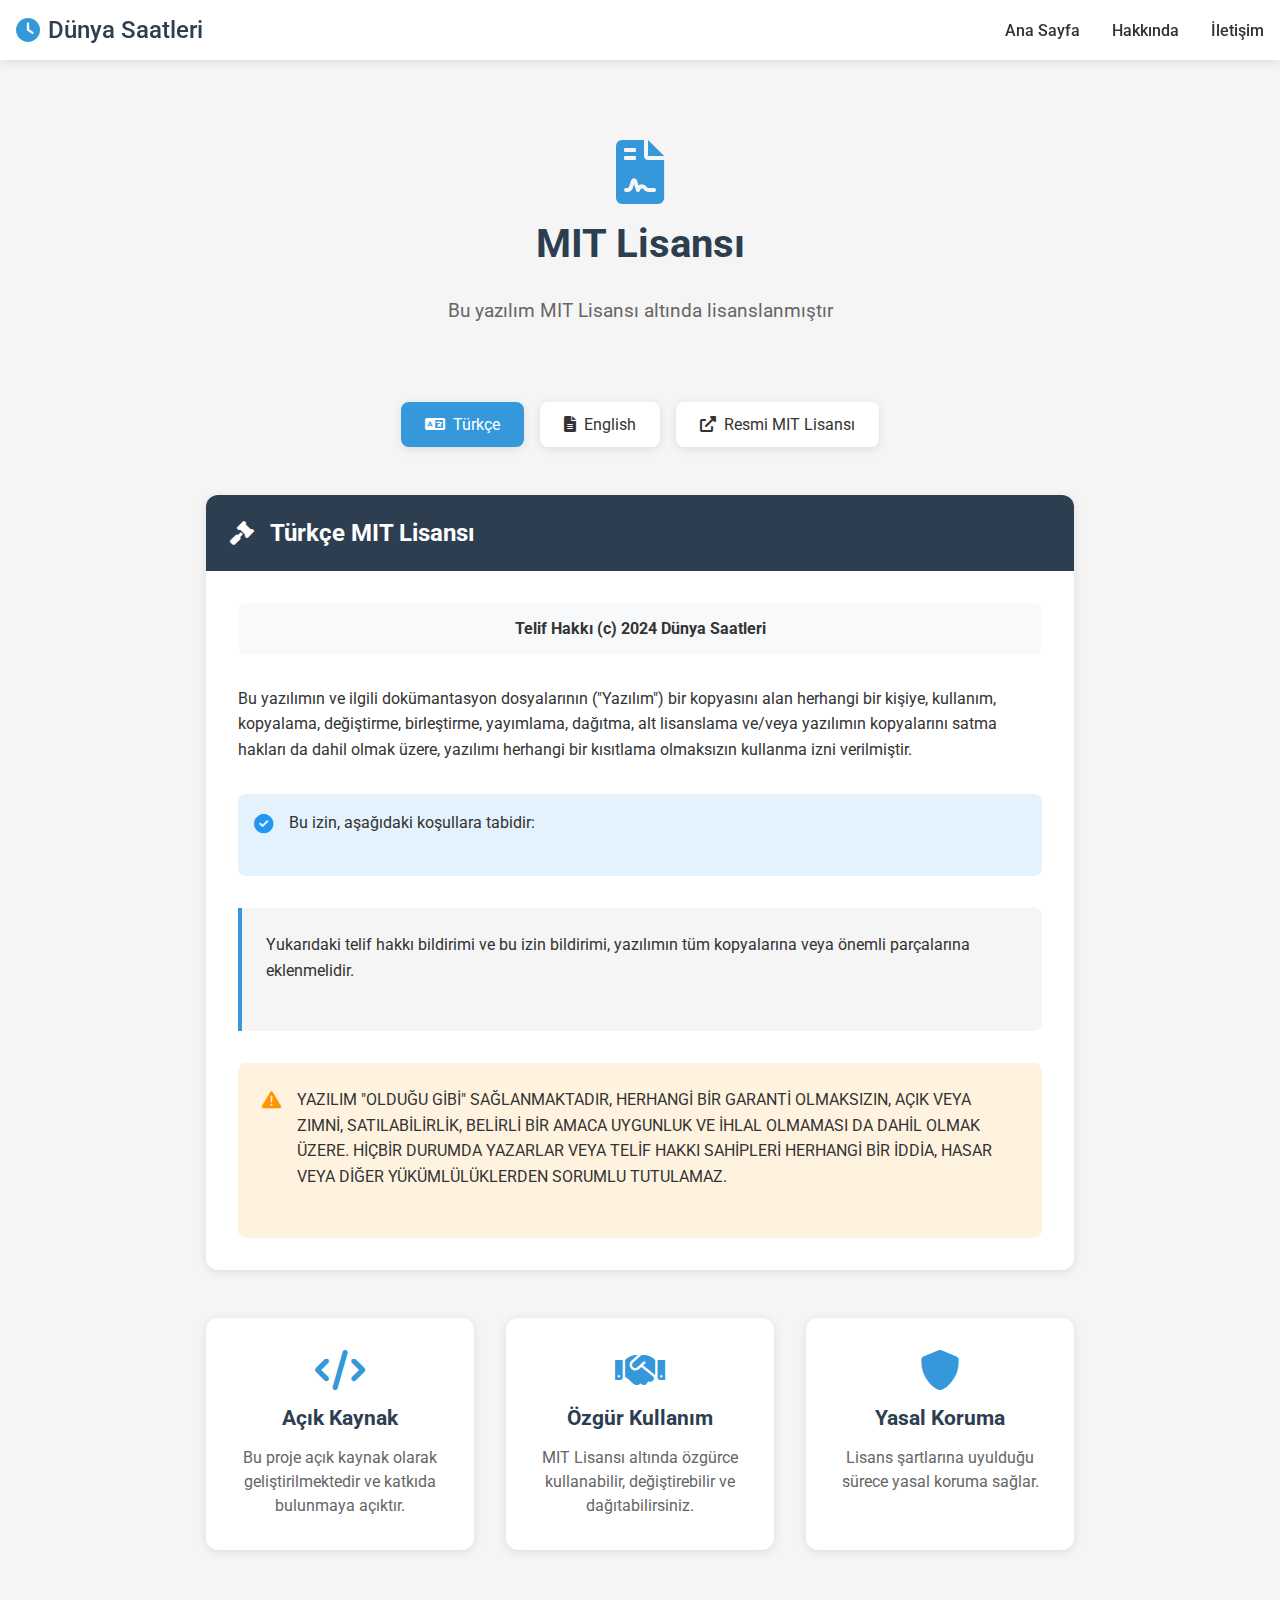
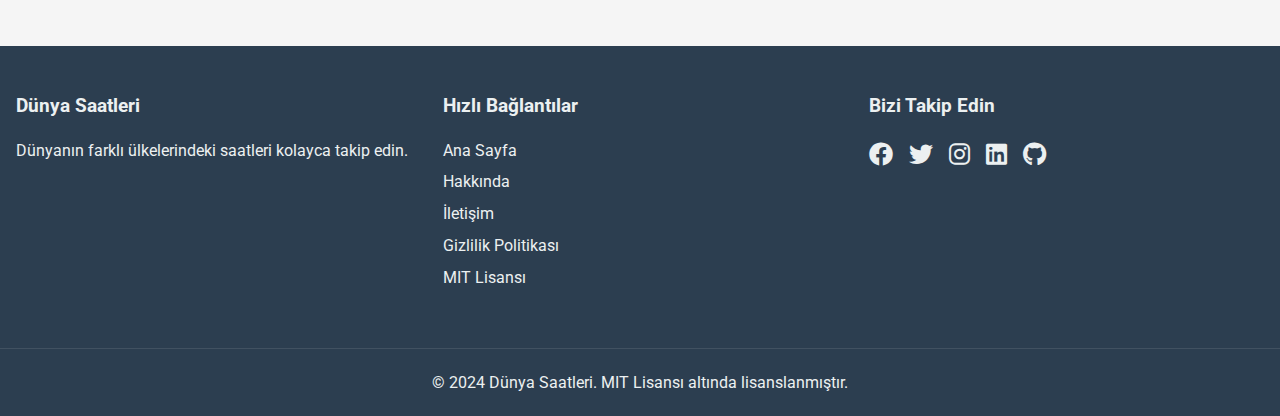
<file: license.html>
<!DOCTYPE html>
<html lang="tr">
<head>
    <meta charset="UTF-8">
    <meta name="viewport" content="width=device-width, initial-scale=1.0">
    <meta name="description" content="Dünya Saatleri uygulamasının MIT Lisans bilgileri">
    <meta name="keywords" content="MIT Lisansı, Dünya Saatleri, Açık Kaynak, Lisans">
    <title>MIT Lisansı - Dünya Saatleri</title>
    <link rel="stylesheet" href="style.css">
    <link href="https://fonts.googleapis.com/css2?family=Roboto:wght@300;400;500;700&display=swap" rel="stylesheet">
    <link rel="stylesheet" href="https://cdnjs.cloudflare.com/ajax/libs/font-awesome/6.0.0/css/all.min.css">
    <link rel="icon" type="image/x-icon" href="favicon.ico">
</head>
<body>
    <nav class="main-nav">
        <div class="nav-container">
            <div class="logo">
                <a href="index.html">
                    <i class="fas fa-clock"></i>
                    <span>Dünya Saatleri</span>
                </a>
            </div>
            <ul class="nav-links">
                <li><a href="index.html">Ana Sayfa</a></li>
                <li><a href="hakkinda.html">Hakkında</a></li>
                <li><a href="iletisim.html">İletişim</a></li>
            </ul>
        </div>
    </nav>

    <div class="container">
        <div class="license-content">
            <div class="license-header">
                <i class="fas fa-file-contract license-icon"></i>
                <h1>MIT Lisansı</h1>
                <p class="license-subtitle">Bu yazılım MIT Lisansı altında lisanslanmıştır</p>
            </div>

            <div class="license-navigation">
                <a href="#turkish" class="license-nav-item active">
                    <i class="fas fa-language"></i>
                    Türkçe
                </a>
                <a href="#english" class="license-nav-item">
                    <i class="fas fa-file-alt"></i>
                    English
                </a>
                <a href="https://opensource.org/licenses/MIT" target="_blank" class="license-nav-item">
                    <i class="fas fa-external-link-alt"></i>
                    Resmi MIT Lisansı
                </a>
            </div>

            <div id="turkish" class="license-section active">
                <div class="license-card">
                    <div class="license-card-header">
                        <i class="fas fa-gavel"></i>
                        <h2>Türkçe MIT Lisansı</h2>
                    </div>
                    <div class="license-card-content">
                        <div class="copyright-notice">
                            <p><strong>Telif Hakkı (c) 2024 Dünya Saatleri</strong></p>
                        </div>
                        <div class="license-terms">
                            <p>Bu yazılımın ve ilgili dokümantasyon dosyalarının ("Yazılım") bir kopyasını alan herhangi bir kişiye, kullanım, kopyalama, değiştirme, birleştirme, yayımlama, dağıtma, alt lisanslama ve/veya yazılımın kopyalarını satma hakları da dahil olmak üzere, yazılımı herhangi bir kısıtlama olmaksızın kullanma izni verilmiştir.</p>
                            
                            <div class="license-condition">
                                <i class="fas fa-check-circle"></i>
                                <p>Bu izin, aşağıdaki koşullara tabidir:</p>
                            </div>
                            
                            <div class="license-requirement">
                                <p>Yukarıdaki telif hakkı bildirimi ve bu izin bildirimi, yazılımın tüm kopyalarına veya önemli parçalarına eklenmelidir.</p>
                            </div>
                            
                            <div class="license-disclaimer">
                                <i class="fas fa-exclamation-triangle"></i>
                                <p>YAZILIM "OLDUĞU GİBİ" SAĞLANMAKTADIR, HERHANGİ BİR GARANTİ OLMAKSIZIN, AÇIK VEYA ZIMNİ, SATILABİLİRLİK, BELİRLİ BİR AMACA UYGUNLUK VE İHLAL OLMAMASI DA DAHİL OLMAK ÜZERE. HİÇBİR DURUMDA YAZARLAR VEYA TELİF HAKKI SAHİPLERİ HERHANGİ BİR İDDİA, HASAR VEYA DİĞER YÜKÜMLÜLÜKLERDEN SORUMLU TUTULAMAZ.</p>
                            </div>
                        </div>
                    </div>
                </div>
            </div>

            <div id="english" class="license-section">
                <div class="license-card">
                    <div class="license-card-header">
                        <i class="fas fa-gavel"></i>
                        <h2>MIT License (Original)</h2>
                    </div>
                    <div class="license-card-content">
                        <div class="copyright-notice">
                            <p><strong>Copyright (c) 2024 Dünya Saatleri</strong></p>
                        </div>
                        <div class="license-terms">
                            <p>Permission is hereby granted, free of charge, to any person obtaining a copy of this software and associated documentation files (the "Software"), to deal in the Software without restriction, including without limitation the rights to use, copy, modify, merge, publish, distribute, sublicense, and/or sell copies of the Software, and to permit persons to whom the Software is furnished to do so, subject to the following conditions:</p>
                            
                            <div class="license-requirement">
                                <p>The above copyright notice and this permission notice shall be included in all copies or substantial portions of the Software.</p>
                            </div>
                            
                            <div class="license-disclaimer">
                                <i class="fas fa-exclamation-triangle"></i>
                                <p>THE SOFTWARE IS PROVIDED "AS IS", WITHOUT WARRANTY OF ANY KIND, EXPRESS OR IMPLIED, INCLUDING BUT NOT LIMITED TO THE WARRANTIES OF MERCHANTABILITY, FITNESS FOR A PARTICULAR PURPOSE AND NONINFRINGEMENT. IN NO EVENT SHALL THE AUTHORS OR COPYRIGHT HOLDERS BE LIABLE FOR ANY CLAIM, DAMAGES OR OTHER LIABILITY, WHETHER IN AN ACTION OF CONTRACT, TORT OR OTHERWISE, ARISING FROM, OUT OF OR IN CONNECTION WITH THE SOFTWARE OR THE USE OR OTHER DEALINGS IN THE SOFTWARE.</p>
                            </div>
                        </div>
                    </div>
                </div>
            </div>

            <div class="license-info-cards">
                <div class="info-card">
                    <i class="fas fa-code"></i>
                    <h3>Açık Kaynak</h3>
                    <p>Bu proje açık kaynak olarak geliştirilmektedir ve katkıda bulunmaya açıktır.</p>
                </div>
                <div class="info-card">
                    <i class="fas fa-handshake"></i>
                    <h3>Özgür Kullanım</h3>
                    <p>MIT Lisansı altında özgürce kullanabilir, değiştirebilir ve dağıtabilirsiniz.</p>
                </div>
                <div class="info-card">
                    <i class="fas fa-shield-alt"></i>
                    <h3>Yasal Koruma</h3>
                    <p>Lisans şartlarına uyulduğu sürece yasal koruma sağlar.</p>
                </div>
            </div>
        </div>
    </div>

    <footer class="main-footer">
        <div class="footer-content">
            <div class="footer-section">
                <h3>Dünya Saatleri</h3>
                <p>Dünyanın farklı ülkelerindeki saatleri kolayca takip edin.</p>
            </div>
            <div class="footer-section">
                <h3>Hızlı Bağlantılar</h3>
                <ul>
                    <li><a href="index.html">Ana Sayfa</a></li>
                    <li><a href="hakkinda.html">Hakkında</a></li>
                    <li><a href="iletisim.html">İletişim</a></li>
                    <li><a href="gizlilik-politikasi.html">Gizlilik Politikası</a></li>
                    <li><a href="license.html">MIT Lisansı</a></li>
                </ul>
            </div>
            <div class="footer-section">
                <h3>Bizi Takip Edin</h3>
                <div class="social-links">
                    <a href="#" target="_blank"><i class="fab fa-facebook"></i></a>
                    <a href="#" target="_blank"><i class="fab fa-twitter"></i></a>
                    <a href="#" target="_blank"><i class="fab fa-instagram"></i></a>
                    <a href="#" target="_blank"><i class="fab fa-linkedin"></i></a>
                    <a href="#" target="_blank"><i class="fab fa-github"></i></a>
                </div>
            </div>
        </div>
        <div class="footer-bottom">
            <p>&copy; 2024 Dünya Saatleri. MIT Lisansı altında lisanslanmıştır.</p>
        </div>
    </footer>

    <script>
        // Lisans sekmesi değiştirme işlevselliği
        document.addEventListener('DOMContentLoaded', function() {
            const navItems = document.querySelectorAll('.license-nav-item');
            const sections = document.querySelectorAll('.license-section');

            navItems.forEach(item => {
                item.addEventListener('click', function(e) {
                    if (!this.getAttribute('target')) {
                        e.preventDefault();
                        const targetId = this.getAttribute('href').substring(1);

                        // Aktif sekmeyi güncelle
                        navItems.forEach(nav => nav.classList.remove('active'));
                        this.classList.add('active');

                        // İlgili bölümü göster
                        sections.forEach(section => {
                            section.classList.remove('active');
                            if (section.id === targetId) {
                                section.classList.add('active');
                            }
                        });
                    }
                });
            });
        });
    </script>
</body>
</html>
</file>
<file: style.css>
* {
    margin: 0;
    padding: 0;
    box-sizing: border-box;
}

:root {
    --primary-color: #3498db;
    --secondary-color: #2c3e50;
    --background-color: #f5f5f5;
    --card-background: #ffffff;
    --text-color: #333;
    --shadow: 0 2px 10px rgba(0, 0, 0, 0.1);
    --footer-bg: #2c3e50;
    --footer-text: #ecf0f1;
    --nav-height: 60px;
}

body {
    font-family: 'Roboto', sans-serif;
    background-color: var(--background-color);
    color: var(--text-color);
    min-height: 100vh;
    display: flex;
    flex-direction: column;
}

/* Navigation Styles */
.main-nav {
    background-color: var(--card-background);
    box-shadow: var(--shadow);
    position: fixed;
    width: 100%;
    top: 0;
    z-index: 1000;
    height: var(--nav-height);
}

.nav-container {
    max-width: 1400px;
    margin: 0 auto;
    padding: 0 1rem;
    display: flex;
    justify-content: space-between;
    align-items: center;
    height: 100%;
}

.logo {
    display: flex;
    align-items: center;
    gap: 0.5rem;
    font-size: 1.5rem;
    font-weight: 500;
    color: var(--secondary-color);
}

.logo i {
    color: var(--primary-color);
}

.logo a {
    text-decoration: none;
    color: inherit;
    display: flex;
    align-items: center;
    gap: 0.5rem;
}

.logo a:hover {
    color: var(--primary-color);
}

.nav-links {
    display: flex;
    gap: 2rem;
    list-style: none;
}

.nav-links a {
    text-decoration: none;
    color: var(--text-color);
    font-weight: 500;
    transition: all 0.3s ease;
    position: relative;
    padding-bottom: 0.3rem;
}

.nav-links a::after {
    content: '';
    position: absolute;
    width: 0;
    height: 2px;
    bottom: 0;
    left: 0;
    background-color: var(--primary-color);
    transition: width 0.3s ease;
}

.nav-links a:hover::after,
.nav-links a.active::after {
    width: 100%;
}

.nav-links a:hover,
.nav-links a.active {
    color: var(--primary-color);
}

/* Main Content Styles */
.container {
    width: 100%;
    max-width: 1400px;
    margin: var(--nav-height) auto 0;
    padding: 1rem;
    flex: 1;
}

.main-header {
    text-align: center;
    margin: 2rem 0;
    padding: 1rem;
}

.subtitle {
    color: #666;
    margin-bottom: 2rem;
    font-size: 1.1rem;
}

/* Footer Styles */
.main-footer {
    background-color: var(--footer-bg);
    color: var(--footer-text);
    padding: 3rem 0 0;
    margin-top: 3rem;
}

.footer-content {
    max-width: 1400px;
    margin: 0 auto;
    padding: 0 1rem;
    display: grid;
    grid-template-columns: repeat(auto-fit, minmax(250px, 1fr));
    gap: 2rem;
}

.footer-section h3 {
    margin-bottom: 1.5rem;
    font-size: 1.2rem;
}

.footer-section ul {
    list-style: none;
}

.footer-section ul li {
    margin-bottom: 0.8rem;
}

.footer-section a {
    color: var(--footer-text);
    text-decoration: none;
    transition: color 0.3s ease;
}

.footer-section a:hover {
    color: var(--primary-color);
}

.social-links {
    display: flex;
    gap: 1rem;
}

.social-links a {
    font-size: 1.5rem;
    transition: transform 0.3s ease;
}

.social-links a:hover {
    transform: translateY(-3px);
}

.footer-bottom {
    margin-top: 3rem;
    padding: 1.5rem 0;
    text-align: center;
    border-top: 1px solid rgba(255, 255, 255, 0.1);
}

/* Existing styles... */

/* Updated Media Queries */
@media screen and (max-width: 768px) {
    .nav-container {
        flex-direction: column;
        padding: 1rem;
    }

    .main-nav {
        height: auto;
    }

    .nav-links {
        margin-top: 1rem;
        gap: 1rem;
    }

    .container {
        margin-top: 120px;
    }

    .footer-content {
        grid-template-columns: 1fr;
        text-align: center;
    }

    .social-links {
        justify-content: center;
    }
}

@media screen and (max-width: 480px) {
    .nav-links {
        flex-direction: column;
        align-items: center;
        gap: 0.5rem;
    }

    .logo {
        font-size: 1.2rem;
    }

    .footer-section {
        padding: 0 1rem;
    }
}

/* Existing styles for clock grid, cards, etc. */

.search-container {
    display: flex;
    gap: 1rem;
    justify-content: center;
    margin-bottom: 2rem;
    padding: 0 1rem;
}

#searchInput {
    width: 100%;
    max-width: 500px;
    padding: 0.8rem 1rem;
    border: 1px solid #ddd;
    border-radius: 8px;
    font-size: 1rem;
    transition: all 0.3s ease;
}

#searchInput:focus {
    outline: none;
    border-color: var(--primary-color);
    box-shadow: 0 0 0 2px rgba(52, 152, 219, 0.2);
}

button {
    padding: 0.8rem 1.5rem;
    background-color: #3498db;
    color: white;
    border: none;
    border-radius: 4px;
    cursor: pointer;
    transition: background-color 0.3s;
}

button:hover {
    background-color: #2980b9;
}

.clock-grid {
    display: grid;
    grid-template-columns: repeat(auto-fill, minmax(280px, 1fr));
    gap: 1.5rem;
    padding: 1rem;
}

.clock-card {
    background-color: var(--card-background);
    padding: 1.5rem;
    border-radius: 12px;
    box-shadow: var(--shadow);
    text-align: center;
    transition: transform 0.3s ease, box-shadow 0.3s ease;
}

.clock-card:hover {
    transform: translateY(-5px);
    box-shadow: 0 4px 15px rgba(0, 0, 0, 0.15);
}

.clock-card h2 {
    color: var(--secondary-color);
    margin-bottom: 1rem;
    font-size: clamp(1.2rem, 3vw, 1.5rem);
}

.time {
    font-size: clamp(1.5rem, 4vw, 2rem);
    font-weight: 500;
    margin-bottom: 0.5rem;
    color: var(--primary-color);
}

.date {
    color: #7f8c8d;
    margin-bottom: 1rem;
    font-size: clamp(0.9rem, 2vw, 1rem);
}

.remove-btn {
    background-color: #e74c3c;
    padding: 0.5rem 1rem;
    font-size: 0.9rem;
}

.remove-btn:hover {
    background-color: #c0392b;
}

/* Responsive Design - Media Queries */
@media screen and (max-width: 1200px) {
    .container {
        padding: 0.5rem;
    }
    
    .clock-grid {
        grid-template-columns: repeat(auto-fill, minmax(250px, 1fr));
        gap: 1rem;
    }
}

@media screen and (max-width: 768px) {
    .container {
        padding: 0.5rem;
    }

    header {
        padding: 0.5rem;
    }

    .search-container {
        padding: 0 0.5rem;
    }

    #searchInput {
        width: 90%;
        font-size: 0.9rem;
    }

    .clock-grid {
        grid-template-columns: repeat(auto-fill, minmax(220px, 1fr));
        gap: 1rem;
        padding: 0.5rem;
    }

    .clock-card {
        padding: 1rem;
    }
}

@media screen and (max-width: 480px) {
    .container {
        padding: 0.25rem;
    }

    h1 {
        margin-bottom: 1rem;
    }

    .search-container {
        margin-bottom: 1rem;
    }

    #searchInput {
        width: 95%;
        padding: 0.6rem;
    }

    .clock-grid {
        grid-template-columns: 1fr;
        gap: 0.8rem;
    }

    .clock-card {
        margin: 0 0.5rem;
    }

    .time {
        font-size: 1.8rem;
    }

    .date {
        font-size: 0.9rem;
    }
}

/* About Page Styles */
.about-content {
    max-width: 1000px;
    margin: 0 auto;
    padding: 2rem 1rem;
}

.about-content h1 {
    text-align: center;
    margin-bottom: 3rem;
    color: var(--secondary-color);
    font-size: clamp(2rem, 5vw, 2.5rem);
}

.about-section {
    margin-bottom: 4rem;
    text-align: center;
}

.about-image {
    margin-bottom: 2rem;
    color: var(--primary-color);
}

.about-section h2 {
    color: var(--secondary-color);
    margin-bottom: 1.5rem;
    font-size: clamp(1.5rem, 4vw, 2rem);
}

.about-section p {
    line-height: 1.6;
    color: #666;
    max-width: 800px;
    margin: 0 auto;
}

.features-list {
    list-style: none;
    max-width: 600px;
    margin: 2rem auto;
    text-align: left;
}

.features-list li {
    margin-bottom: 1rem;
    display: flex;
    align-items: center;
    gap: 1rem;
}

.features-list i {
    color: #27ae60;
}

.user-groups {
    display: grid;
    grid-template-columns: repeat(auto-fit, minmax(250px, 1fr));
    gap: 2rem;
    margin-top: 2rem;
}

.user-group {
    padding: 2rem;
    background-color: var(--card-background);
    border-radius: 12px;
    box-shadow: var(--shadow);
    transition: transform 0.3s ease;
}

.user-group:hover {
    transform: translateY(-5px);
}

.user-group i {
    font-size: 2.5rem;
    color: var(--primary-color);
    margin-bottom: 1rem;
}

.user-group h3 {
    color: var(--secondary-color);
    margin-bottom: 1rem;
}

.user-group p {
    color: #666;
    line-height: 1.5;
}

/* Contact Page Styles */
.contact-content {
    max-width: 1200px;
    margin: 0 auto;
    padding: 2rem 1rem;
}

.contact-content h1 {
    text-align: center;
    margin-bottom: 1rem;
    color: var(--secondary-color);
    font-size: clamp(2rem, 5vw, 2.5rem);
}

.contact-intro {
    text-align: center;
    color: #666;
    margin-bottom: 3rem;
    max-width: 800px;
    margin-left: auto;
    margin-right: auto;
}

.contact-grid {
    display: grid;
    grid-template-columns: 3fr 2fr;
    gap: 3rem;
}

.contact-form-section,
.contact-info-section {
    background-color: var(--card-background);
    padding: 2rem;
    border-radius: 12px;
    box-shadow: var(--shadow);
}

.contact-form-section h2,
.contact-info-section h2 {
    color: var(--secondary-color);
    margin-bottom: 2rem;
    font-size: 1.5rem;
}

.form-group {
    margin-bottom: 1.5rem;
}

.form-group label {
    display: block;
    margin-bottom: 0.5rem;
    color: var(--secondary-color);
}

.form-group input,
.form-group textarea {
    width: 100%;
    padding: 0.8rem;
    border: 1px solid #ddd;
    border-radius: 8px;
    font-size: 1rem;
    transition: all 0.3s ease;
}

.form-group input:focus,
.form-group textarea:focus {
    outline: none;
    border-color: var(--primary-color);
    box-shadow: 0 0 0 2px rgba(52, 152, 219, 0.2);
}

.submit-btn {
    background-color: var(--primary-color);
    color: white;
    padding: 1rem 2rem;
    border: none;
    border-radius: 8px;
    cursor: pointer;
    font-size: 1rem;
    transition: background-color 0.3s ease;
    width: 100%;
}

.submit-btn:hover {
    background-color: #2980b9;
}

.contact-info {
    display: grid;
    gap: 2rem;
}

.contact-item {
    display: flex;
    align-items: flex-start;
    gap: 1rem;
}

.contact-item i {
    color: var(--primary-color);
    font-size: 1.5rem;
    margin-top: 0.2rem;
}

.contact-details h3 {
    color: var(--secondary-color);
    margin-bottom: 0.5rem;
    font-size: 1.1rem;
}

.contact-details p {
    color: #666;
    line-height: 1.5;
}

/* Responsive Design for About and Contact Pages */
@media screen and (max-width: 768px) {
    .contact-grid {
        grid-template-columns: 1fr;
    }

    .user-groups {
        grid-template-columns: 1fr;
    }

    .about-section,
    .contact-form-section,
    .contact-info-section {
        padding: 1.5rem;
    }
}

@media screen and (max-width: 480px) {
    .about-content,
    .contact-content {
        padding: 1rem 0.5rem;
    }

    .features-list {
        padding: 0 1rem;
    }

    .contact-item {
        flex-direction: column;
        text-align: center;
        align-items: center;
    }

    .contact-details {
        text-align: center;
    }
}

/* Privacy Policy Page Styles */
.privacy-content {
    max-width: 900px;
    margin: 0 auto;
    padding: 2rem 1rem;
}

.privacy-content h1 {
    text-align: center;
    color: var(--secondary-color);
    margin-bottom: 0.5rem;
    font-size: clamp(2rem, 5vw, 2.5rem);
}

.last-updated {
    text-align: center;
    color: #666;
    margin-bottom: 3rem;
    font-style: italic;
}

.privacy-section {
    margin-bottom: 3rem;
    background-color: var(--card-background);
    padding: 2rem;
    border-radius: 12px;
    box-shadow: var(--shadow);
}

.privacy-section h2 {
    color: var(--secondary-color);
    margin-bottom: 1.5rem;
    font-size: clamp(1.3rem, 3vw, 1.8rem);
}

.privacy-section h3 {
    color: var(--secondary-color);
    margin: 1.5rem 0 1rem;
    font-size: clamp(1.1rem, 2vw, 1.4rem);
}

.privacy-section p {
    line-height: 1.6;
    color: #666;
    margin-bottom: 1rem;
}

.privacy-list {
    list-style: none;
    margin: 1rem 0;
    padding-left: 1.5rem;
}

.privacy-list li {
    margin-bottom: 0.8rem;
    position: relative;
    padding-left: 1.5rem;
}

.privacy-list li::before {
    content: '•';
    color: var(--primary-color);
    position: absolute;
    left: 0;
    font-size: 1.2rem;
}

.contact-info-privacy {
    background-color: #f8f9fa;
    padding: 1.5rem;
    border-radius: 8px;
    margin-top: 1rem;
}

.contact-info-privacy p {
    display: flex;
    align-items: center;
    gap: 1rem;
    margin-bottom: 0.8rem;
}

.contact-info-privacy i {
    color: var(--primary-color);
    font-size: 1.2rem;
}

/* Responsive Design for Privacy Page */
@media screen and (max-width: 768px) {
    .privacy-section {
        padding: 1.5rem;
    }

    .privacy-list {
        padding-left: 1rem;
    }
}

@media screen and (max-width: 480px) {
    .privacy-content {
        padding: 1rem 0.5rem;
    }

    .privacy-section {
        padding: 1rem;
    }

    .privacy-list li {
        padding-left: 1.2rem;
    }
}

/* Tools Container Styles */
.tools-container {
    margin-bottom: 2rem;
}

.tool-buttons {
    display: flex;
    justify-content: center;
    gap: 1rem;
    margin-bottom: 2rem;
}

.tool-btn {
    padding: 0.8rem 1.5rem;
    border: none;
    border-radius: 8px;
    background-color: var(--card-background);
    color: var(--text-color);
    font-size: 1rem;
    cursor: pointer;
    transition: all 0.3s ease;
    box-shadow: var(--shadow);
    display: flex;
    align-items: center;
    gap: 0.5rem;
}

.tool-btn i {
    font-size: 1.2rem;
}

.tool-btn:hover {
    transform: translateY(-2px);
    box-shadow: 0 4px 15px rgba(0, 0, 0, 0.15);
}

.tool-btn.active {
    background-color: var(--primary-color);
    color: white;
}

.tool-section {
    display: none;
    opacity: 0;
    transition: opacity 0.3s ease;
}

.tool-section.active {
    display: block;
    opacity: 1;
}

/* Alarm Styles */
.alarm-container {
    max-width: 600px;
    margin: 0 auto;
    padding: 2rem;
    background-color: var(--card-background);
    border-radius: 12px;
    box-shadow: var(--shadow);
}

.alarm-set {
    margin-bottom: 2rem;
}

.alarm-set h2 {
    color: var(--secondary-color);
    margin-bottom: 1.5rem;
    text-align: center;
}

.alarm-inputs {
    display: flex;
    gap: 1rem;
    margin-bottom: 1rem;
    flex-wrap: wrap;
}

.alarm-inputs input {
    padding: 0.8rem;
    border: 1px solid #ddd;
    border-radius: 8px;
    font-size: 1rem;
    flex: 1;
}

.alarm-list h3 {
    color: var(--secondary-color);
    margin-bottom: 1rem;
}

.active-alarms {
    display: grid;
    gap: 1rem;
}

.alarm-item {
    display: flex;
    justify-content: space-between;
    align-items: center;
    padding: 1rem;
    background-color: #f8f9fa;
    border-radius: 8px;
    border-left: 4px solid var(--primary-color);
}

.alarm-info {
    display: flex;
    flex-direction: column;
    gap: 0.3rem;
}

.alarm-time {
    font-size: 1.2rem;
    font-weight: 500;
    color: var(--secondary-color);
}

.alarm-name {
    color: #666;
    font-size: 0.9rem;
}

/* Stopwatch Styles */
.stopwatch-container {
    max-width: 600px;
    margin: 0 auto;
    padding: 2rem;
    background-color: var(--card-background);
    border-radius: 12px;
    box-shadow: var(--shadow);
    text-align: center;
}

.stopwatch-display {
    font-size: 3.5rem;
    font-weight: 500;
    color: var(--secondary-color);
    margin-bottom: 2rem;
    font-family: monospace;
}

#stopwatchMs {
    font-size: 2rem;
    color: #666;
}

.stopwatch-controls {
    display: flex;
    justify-content: center;
    gap: 1rem;
    margin-bottom: 2rem;
    flex-wrap: wrap;
}

.lap-times {
    text-align: left;
}

.lap-times h3 {
    color: var(--secondary-color);
    margin-bottom: 1rem;
}

.lap-list {
    list-style: none;
    max-height: 200px;
    overflow-y: auto;
    border: 1px solid #ddd;
    border-radius: 8px;
    padding: 0.5rem;
}

.lap-item {
    display: flex;
    justify-content: space-between;
    padding: 0.5rem;
    border-bottom: 1px solid #eee;
}

.lap-item:last-child {
    border-bottom: none;
}

/* Button Styles */
.primary-btn {
    background-color: var(--primary-color);
    color: white;
    padding: 0.8rem 1.5rem;
    border: none;
    border-radius: 8px;
    cursor: pointer;
    font-size: 1rem;
    transition: background-color 0.3s ease;
    display: flex;
    align-items: center;
    gap: 0.5rem;
}

.primary-btn:hover {
    background-color: #2980b9;
}

.secondary-btn {
    background-color: #95a5a6;
    color: white;
    padding: 0.8rem 1.5rem;
    border: none;
    border-radius: 8px;
    cursor: pointer;
    font-size: 1rem;
    transition: background-color 0.3s ease;
    display: flex;
    align-items: center;
    gap: 0.5rem;
}

.secondary-btn:hover {
    background-color: #7f8c8d;
}

.danger-btn {
    background-color: #e74c3c;
    color: white;
    padding: 0.8rem 1.5rem;
    border: none;
    border-radius: 8px;
    cursor: pointer;
    font-size: 1rem;
    transition: background-color 0.3s ease;
    display: flex;
    align-items: center;
    gap: 0.5rem;
}

.danger-btn:hover {
    background-color: #c0392b;
}

button:disabled {
    opacity: 0.5;
    cursor: not-allowed;
}

/* Responsive Design for Tools */
@media screen and (max-width: 768px) {
    .tool-buttons {
        flex-direction: column;
        padding: 0 1rem;
    }

    .alarm-inputs {
        flex-direction: column;
    }

    .stopwatch-display {
        font-size: 2.5rem;
    }

    #stopwatchMs {
        font-size: 1.5rem;
    }

    .stopwatch-controls {
        flex-direction: column;
        padding: 0 1rem;
    }
}

@media screen and (max-width: 480px) {
    .alarm-container,
    .stopwatch-container {
        padding: 1rem;
    }

    .stopwatch-display {
        font-size: 2rem;
    }

    #stopwatchMs {
        font-size: 1.2rem;
    }
}

/* License Page Styles */
.license-content {
    max-width: 900px;
    margin: 0 auto;
    padding: 2rem 1rem;
}

.license-content h1 {
    text-align: center;
    color: var(--secondary-color);
    margin-bottom: 2rem;
    font-size: clamp(2rem, 5vw, 2.5rem);
}

.license-text {
    background-color: var(--card-background);
    padding: 2rem;
    border-radius: 12px;
    box-shadow: var(--shadow);
    margin-bottom: 2rem;
}

.license-text p {
    margin-bottom: 1.5rem;
    line-height: 1.6;
    color: var(--text-color);
}

.license-original {
    background-color: var(--card-background);
    padding: 2rem;
    border-radius: 12px;
    box-shadow: var(--shadow);
}

.license-original h2 {
    color: var(--secondary-color);
    margin-bottom: 1.5rem;
    font-size: clamp(1.3rem, 3vw, 1.8rem);
}

.license-original pre {
    background-color: #f8f9fa;
    padding: 1.5rem;
    border-radius: 8px;
    overflow-x: auto;
    white-space: pre-wrap;
    font-family: monospace;
    line-height: 1.5;
    color: var(--text-color);
}

/* License Page Enhanced Styles */
.license-header {
    text-align: center;
    margin-bottom: 3rem;
    padding: 2rem 0;
}

.license-icon {
    font-size: 4rem;
    color: var(--primary-color);
    margin-bottom: 1rem;
}

.license-subtitle {
    color: #666;
    font-size: 1.2rem;
    margin-top: 0.5rem;
}

.license-navigation {
    display: flex;
    justify-content: center;
    gap: 1rem;
    margin-bottom: 3rem;
    flex-wrap: wrap;
}

.license-nav-item {
    display: flex;
    align-items: center;
    gap: 0.5rem;
    padding: 0.8rem 1.5rem;
    background-color: var(--card-background);
    color: var(--text-color);
    text-decoration: none;
    border-radius: 8px;
    transition: all 0.3s ease;
    box-shadow: var(--shadow);
}

.license-nav-item:hover {
    transform: translateY(-2px);
    box-shadow: 0 4px 15px rgba(0, 0, 0, 0.15);
}

.license-nav-item.active {
    background-color: var(--primary-color);
    color: white;
}

.license-section {
    display: none;
    opacity: 0;
    transition: opacity 0.3s ease;
}

.license-section.active {
    display: block;
    opacity: 1;
}

.license-card {
    background-color: var(--card-background);
    border-radius: 12px;
    box-shadow: var(--shadow);
    margin-bottom: 3rem;
    overflow: hidden;
}

.license-card-header {
    background-color: var(--secondary-color);
    color: white;
    padding: 1.5rem;
    display: flex;
    align-items: center;
    gap: 1rem;
}

.license-card-header i {
    font-size: 1.5rem;
}

.license-card-header h2 {
    margin: 0;
    font-size: 1.5rem;
}

.license-card-content {
    padding: 2rem;
}

.copyright-notice {
    margin-bottom: 2rem;
    padding: 1rem;
    background-color: #f8f9fa;
    border-radius: 8px;
    text-align: center;
}

.license-terms {
    line-height: 1.6;
}

.license-terms p {
    margin-bottom: 1.5rem;
}

.license-condition {
    display: flex;
    align-items: flex-start;
    gap: 1rem;
    margin: 2rem 0;
    padding: 1rem;
    background-color: #e3f2fd;
    border-radius: 8px;
}

.license-condition i {
    color: #2196f3;
    font-size: 1.2rem;
    margin-top: 0.2rem;
}

.license-requirement {
    margin: 1.5rem 0;
    padding: 1.5rem;
    background-color: #f5f5f5;
    border-left: 4px solid var(--primary-color);
    border-radius: 0 8px 8px 0;
}

.license-disclaimer {
    display: flex;
    align-items: flex-start;
    gap: 1rem;
    margin-top: 2rem;
    padding: 1.5rem;
    background-color: #fff3e0;
    border-radius: 8px;
}

.license-disclaimer i {
    color: #ff9800;
    font-size: 1.2rem;
    margin-top: 0.2rem;
}

.license-info-cards {
    display: grid;
    grid-template-columns: repeat(auto-fit, minmax(250px, 1fr));
    gap: 2rem;
    margin-top: 3rem;
}

.info-card {
    background-color: var(--card-background);
    padding: 2rem;
    border-radius: 12px;
    box-shadow: var(--shadow);
    text-align: center;
    transition: transform 0.3s ease;
}

.info-card:hover {
    transform: translateY(-5px);
}

.info-card i {
    font-size: 2.5rem;
    color: var(--primary-color);
    margin-bottom: 1rem;
}

.info-card h3 {
    color: var(--secondary-color);
    margin-bottom: 1rem;
    font-size: 1.3rem;
}

.info-card p {
    color: #666;
    line-height: 1.5;
}

/* Responsive Design for Enhanced License Page */
@media screen and (max-width: 768px) {
    .license-navigation {
        flex-direction: column;
        padding: 0 1rem;
    }

    .license-card-content {
        padding: 1.5rem;
    }

    .license-condition,
    .license-requirement,
    .license-disclaimer {
        padding: 1rem;
    }

    .info-card {
        padding: 1.5rem;
    }
}

@media screen and (max-width: 480px) {
    .license-icon {
        font-size: 3rem;
    }

    .license-subtitle {
        font-size: 1rem;
    }

    .license-card-header {
        padding: 1rem;
    }

    .license-card-content {
        padding: 1rem;
    }

    .copyright-notice {
        padding: 0.8rem;
    }

    .info-card {
        padding: 1rem;
    }
}
</file>
